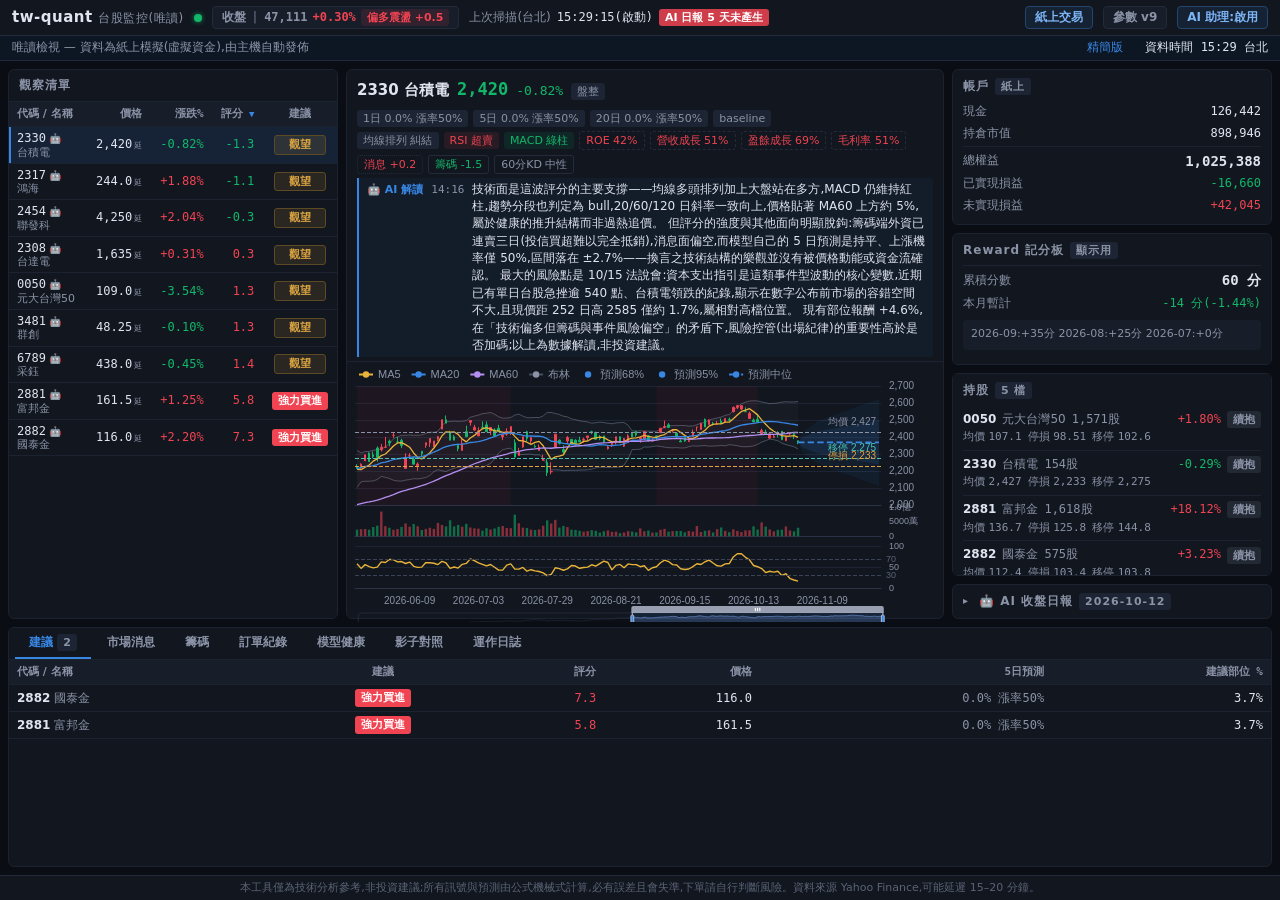
<file: index.html>
<!DOCTYPE html>
<html lang="zh-Hant">
<head>
<meta charset="utf-8">
<meta name="viewport" content="width=device-width, initial-scale=1">
<title>tw-quant 台股監控(唯讀)</title>
<link rel="stylesheet" href="./app.css?v=20260906a">
</head>
<body>

<!-- ======================= Top status bar (read-only: no action buttons) ======================= -->
<header id="topbar">
  <div class="brand">tw-quant <span class="brand-sub">台股監控(唯讀)</span></div>

  <span id="conn-dot" class="conn-dot" title="資料載入狀態"></span>

  <span id="market-badge" class="badge gray">
    <span id="market-label">—</span>
    <span class="sep">|</span>
    <span class="num" id="market-index">—</span>
    <span class="num" id="market-pct">—</span>
    <span id="market-regime" class="mini-chip"></span>
  </span>

  <span class="engine-status">
    <span class="dim">上次掃描(台北)</span> <span class="num" id="last-scan">—</span>
    <span id="health-chips" class="chip-row"></span>
  </span>

  <span class="spacer"></span>

  <span id="kill-badge" class="badge kill hidden">KILL 已啟動 — 下單全面封鎖</span>
  <span id="mode-badge" class="badge blue">—</span>
  <span id="params-badge" class="badge gray" title="目前策略參數版本">參數 v—</span>
  <span id="ai-badge" class="badge gray hidden">AI 助理:—</span>
</header>

<!-- ======================= Read-only banner ======================= -->
<div id="viewer-banner">唯讀檢視 — 資料為紙上模擬(虛擬資金),由主機自動發佈
  <span class="spacer"></span>
  <a href="./simple.html" id="viewer-simple-link" title="單頁文字摘要,適合手機快速瀏覽">精簡版</a>
  <span id="viewer-generated" class="num">資料時間 — 台北</span>
</div>

<!-- ======================= Main 3-column layout ======================= -->
<main id="layout">

  <!-- Left: watchlist -->
  <aside id="watchlist-panel" class="panel">
    <div class="panel-title">觀察清單</div>
    <div class="tbl-wrap">
      <table class="tbl" id="watchlist-table">
        <thead>
          <tr>
            <th>代碼 / 名稱</th>
            <th class="r sortable" data-sort="price">價格</th>
            <th class="r sortable" data-sort="pct">漲跌%</th>
            <th class="r sortable" data-sort="total">評分</th>
            <th class="c">建議</th>
          </tr>
        </thead>
        <tbody id="watchlist-body">
          <tr><td colspan="5" class="empty-cell">載入中…</td></tr>
        </tbody>
      </table>
    </div>
  </aside>

  <!-- Center: chart -->
  <section id="chart-panel" class="panel">
    <div id="chart-head">
      <div class="chart-title-row">
        <span id="sym-title">—</span>
        <span class="num big" id="sym-price">—</span>
        <span class="num" id="sym-pct">—</span>
        <span id="sym-regime" class="mini-chip"></span>
        <span class="spacer"></span>
        <span id="forecast-chips" class="chip-row"></span>
      </div>
      <div id="signal-chips" class="chip-row"></div>
      <div id="ai-note" class="ai-note hidden"></div>
    </div>
    <div id="main-chart">
      <div id="chart-placeholder" class="empty-state">尚未選擇股票</div>
    </div>
    <div id="subtabs">
      <button class="subtab active" data-tab="RSI">RSI</button>
      <button class="subtab" data-tab="MACD">MACD</button>
      <button class="subtab" data-tab="KD">KD</button>
    </div>
  </section>

  <!-- Right: account / positions (display only — no order card) -->
  <aside id="right-panel">
    <div class="card" id="account-card">
      <div class="card-title">帳戶 <span id="acct-mode" class="mini-chip"></span></div>
      <div class="kv"><span>現金</span><span class="num" id="acct-cash">—</span></div>
      <div class="kv"><span>持倉市值</span><span class="num" id="acct-value">—</span></div>
      <div class="kv strong"><span>總權益</span><span class="num" id="acct-equity">—</span></div>
      <div class="kv"><span>已實現損益</span><span class="num" id="acct-realized">—</span></div>
      <div class="kv"><span>未實現損益</span><span class="num" id="acct-unrealized">—</span></div>
    </div>

    <div class="card" id="reward-card" style="display:none">
      <div class="card-title">Reward 記分板 <span class="mini-chip" title="遊戲化對照用,任何交易決策都不讀它">顯示用</span></div>
      <div class="kv strong"><span>累積分數</span><span class="num" id="reward-total">—</span></div>
      <div class="kv"><span>本月暫計</span><span class="num" id="reward-month">—</span></div>
      <div id="reward-history" class="order-est"></div>
    </div>

    <div class="card grow" id="positions-card">
      <div class="card-title">持股 <span id="pos-count" class="mini-chip"></span></div>
      <div id="positions-list">
        <div class="empty-state small">目前無持股</div>
      </div>
    </div>

    <div class="card" id="ai-report-card">
      <div class="card-title" id="ai-report-toggle" title="收盤後由 AI 產生的當日總結,僅供參考,非投資建議">
        <span id="ai-report-caret" class="dim">▸</span>
        🤖 AI 收盤日報
        <span id="ai-report-date" class="mini-chip hidden"></span>
      </div>
      <div id="ai-report-body" class="hidden">
        <div id="ai-report-meta" class="dim"></div>
        <div id="ai-report-content" class="ai-md">
          <div class="empty-state small">收盤後自動產生</div>
        </div>
      </div>
    </div>
  </aside>
</main>

<!-- ============ Bottom tabs (read-only; 運作日誌 shows the baked event feed) ============ -->
<section id="bottom-panel" class="panel">
  <nav id="bottom-tabs">
    <button class="btab active" data-tab="recs">建議 <span id="recs-count" class="mini-chip"></span></button>
    <button class="btab" data-tab="news">市場消息</button>
    <button class="btab" data-tab="chips">籌碼</button>
    <button class="btab" data-tab="orders">訂單紀錄</button>
    <button class="btab" data-tab="health">模型健康</button>
    <button class="btab" data-tab="shadow">影子對照</button>
    <button class="btab" data-tab="logs">運作日誌</button>
  </nav>

  <div id="tab-recs" class="tab-pane active">
    <div class="tbl-wrap">
      <table class="tbl">
        <thead>
          <tr><th>代碼 / 名稱</th><th class="c">建議</th><th class="r">評分</th><th class="r">價格</th>
              <th class="r">5日預測</th><th class="r" title="建議金額佔總權益的百分比——換算成你自己的本金即可參考">建議部位 %</th></tr>
        </thead>
        <tbody id="recs-body"><tr><td colspan="6" class="empty-cell">載入中…</td></tr></tbody>
      </table>
    </div>
  </div>

  <div id="tab-news" class="tab-pane">
    <div id="news-head">
      <span id="news-symbol">—</span>
      <span id="news-score" class="mini-chip">消息面評分 +0.0</span>
      <span class="spacer"></span>
      <span class="news-caption">標題級詞典計分,僅供提示,不構成訊號;不納入回測。</span>
    </div>
    <div id="news-list">
      <div class="empty-state small">暫無相關新聞或尚未載入</div>
    </div>
  </div>

  <div id="tab-chips" class="tab-pane">
    <div id="chips-head">
      <span id="chips-symbol">—</span>
      <span id="chips-score" class="mini-chip">籌碼面評分 +0.0</span>
      <span id="chips-signals" class="chip-row"></span>
      <span class="spacer"></span>
      <span class="chips-caption">單位:張・資料來源 TWSE T86(收盤後公布,盤中顯示為前一交易日);僅供參考。</span>
    </div>
    <div class="tbl-wrap">
      <table class="tbl">
        <thead>
          <tr><th>日期</th><th class="r">外資</th><th class="r">投信</th><th class="r">自營</th><th class="r">合計</th></tr>
        </thead>
        <tbody id="chips-body"><tr><td colspan="5" class="empty-cell">暫無籌碼資料(上櫃股票或資料尚未回填)</td></tr></tbody>
      </table>
    </div>
  </div>

  <div id="tab-orders" class="tab-pane">
    <div class="tbl-wrap">
      <table class="tbl">
        <thead>
          <tr><th>時間</th><th>代碼 / 名稱</th><th class="c">方向</th><th class="r">股數</th>
              <th class="r">成交價</th><th class="r">手續費</th><th class="r">稅</th>
              <th class="r">損益</th><th class="c">狀態</th><th class="c">模式</th></tr>
        </thead>
        <tbody id="orders-body"><tr><td colspan="10" class="empty-cell">尚無訂單</td></tr></tbody>
      </table>
    </div>
  </div>

  <div id="tab-health" class="tab-pane">
    <div id="health-top">
      <span id="health-brief" class="dim"></span>
      <span id="health-champion" class="chip-row"></span>
      <span class="spacer"></span>
      <span id="active-version" class="mini-chip"></span>
    </div>
    <div id="health-empty" class="empty-state hidden">資料累積中 — 預測需等到期兌現後才有誤差統計,第一天沒有資料是正常狀態。</div>
    <div id="health-charts">
      <div class="health-chart-box">
        <div class="chart-caption">每週平均絕對誤差 MAE(依模型 × 天期)</div>
        <div id="mae-chart"></div>
      </div>
      <div class="health-chart-box">
        <div class="chart-caption">每週方向命中率(依模型 × 天期)</div>
        <div id="hit-chart"></div>
      </div>
    </div>
    <div class="chart-caption" style="margin-top:8px">調參歷史(僅樣本外驗證更好才採用;高亮列 = 已採用)</div>
    <div class="tbl-wrap params-wrap">
      <table class="tbl">
        <thead>
          <tr><th>時間</th><th class="r">版本</th><th class="c">採用</th><th class="r">訓練指標</th>
              <th class="r">驗證指標</th><th class="r">冠軍指標</th><th>原因 / 參數摘要</th></tr>
        </thead>
        <tbody id="params-body"><tr><td colspan="7" class="empty-cell">尚無調參紀錄</td></tr></tbody>
      </table>
    </div>
  </div>

  <div id="tab-shadow" class="tab-pane">
    <div id="shadow-top">
      <span id="shadow-brief" class="dim"></span>
      <span class="spacer"></span>
      <span id="shadow-progress" class="mini-chip"></span>
      <span id="shadow-stale" class="mini-chip warn hidden" title="面板資料與影子帳最新狀態不一致,背景重烤中">更新中…</span>
    </div>
    <div id="shadow-warn" class="empty-state small hidden"></div>
    <div id="shadow-verdict" class="empty-state hidden"></div>
    <div id="shadow-empty" class="empty-state">載入中…(若持續空白,請重新整理頁面)</div>
    <div id="shadow-content" class="hidden">
      <div id="shadow-legs" class="chip-row"></div>
      <div class="health-chart-box">
        <div class="chart-caption">A(現任)vs B(候選)權益曲線 — 窗內逐日,基準=首行帳(與凍結報酬腿同口徑)</div>
        <div id="shadow-chart"></div>
      </div>
      <div class="chart-caption" style="margin-top:8px">每日帳</div>
      <div class="tbl-wrap shadow-wrap">
        <table class="tbl">
          <thead><tr><th>日期</th><th class="r">A 權益</th><th class="r">B 權益</th>
            <th class="r">A 累計%</th><th class="r">B 累計%</th>
            <th class="r">差距 B−A(pp)</th><th class="r">當日變化(pp)</th><th class="r">B 平倉數</th></tr></thead>
          <tbody id="shadow-rows-body"></tbody>
        </table>
      </div>
      <div class="chart-caption" style="margin-top:8px">未平倉部位與出場線距離(唯讀重算;距停損/距移停=現價高於該出場線的百分比,越小越接近出場)</div>
      <div class="tbl-wrap shadow-wrap">
        <table class="tbl">
          <thead><tr><th class="c">帳</th><th>代碼</th><th class="r">股數</th><th class="r">均價</th>
            <th class="r">現價</th><th class="r">持倉齡(日)</th><th class="r">報酬%</th>
            <th class="r">距停損%</th><th class="r">距移停%</th></tr></thead>
          <tbody id="shadow-holdings-body"><tr><td colspan="9" class="empty-cell">—</td></tr></tbody>
        </table>
      </div>
      <div class="chart-caption" style="margin-top:8px">窗內交易(自封存帳決定性重算)</div>
      <div class="tbl-wrap shadow-wrap">
        <table class="tbl">
          <thead><tr><th class="c">帳</th><th>日期</th><th>代碼</th><th class="c">方向</th>
            <th class="r">價格</th><th class="r">股數</th><th>備註</th></tr></thead>
          <tbody id="shadow-trades-body"><tr><td colspan="7" class="empty-cell">窗內尚無交易</td></tr></tbody>
        </table>
      </div>
      <div class="chart-caption" style="margin-top:8px">基因組對照(高亮列=兩臂不同)</div>
      <div class="tbl-wrap shadow-wrap">
        <table class="tbl">
          <thead><tr><th>基因</th><th class="r">A 現任</th><th class="r">B 候選</th></tr></thead>
          <tbody id="shadow-genes-body"></tbody>
        </table>
      </div>
      <div class="news-caption" style="margin-top:8px">
        影子對照與生產帳完全隔離:兩臂都是 worldsim 紙上模擬(M3 摩擦),讀的是凍結封存帳,任何人都改不了參數。
        四腿為凍結結案判準,達 ≥60 交易日且 B 平倉 ≥10(或 120 日硬上限)自動裁決;初期腿未過屬預期,以結案為準。非投資建議。
      </div>
    </div>
  </div>

  <div id="tab-logs" class="tab-pane">
    <div id="event-feed"><div class="empty-state small">等待事件…</div></div>
  </div>
</section>

<!-- ======================= Fixed footer disclaimer ======================= -->
<footer id="disclaimer">本工具僅為技術分析參考,非投資建議。</footer>

<div id="toasts"></div>

<!-- ECharts: local vendor only — the read-only build never loads external origins -->
<script src="./vendor/echarts.min.js"></script>
<script>window.TWQ_VIEWER = true;</script>
<script src="./app.js?v=20260906a" defer></script>
</body>
</html>
</file>
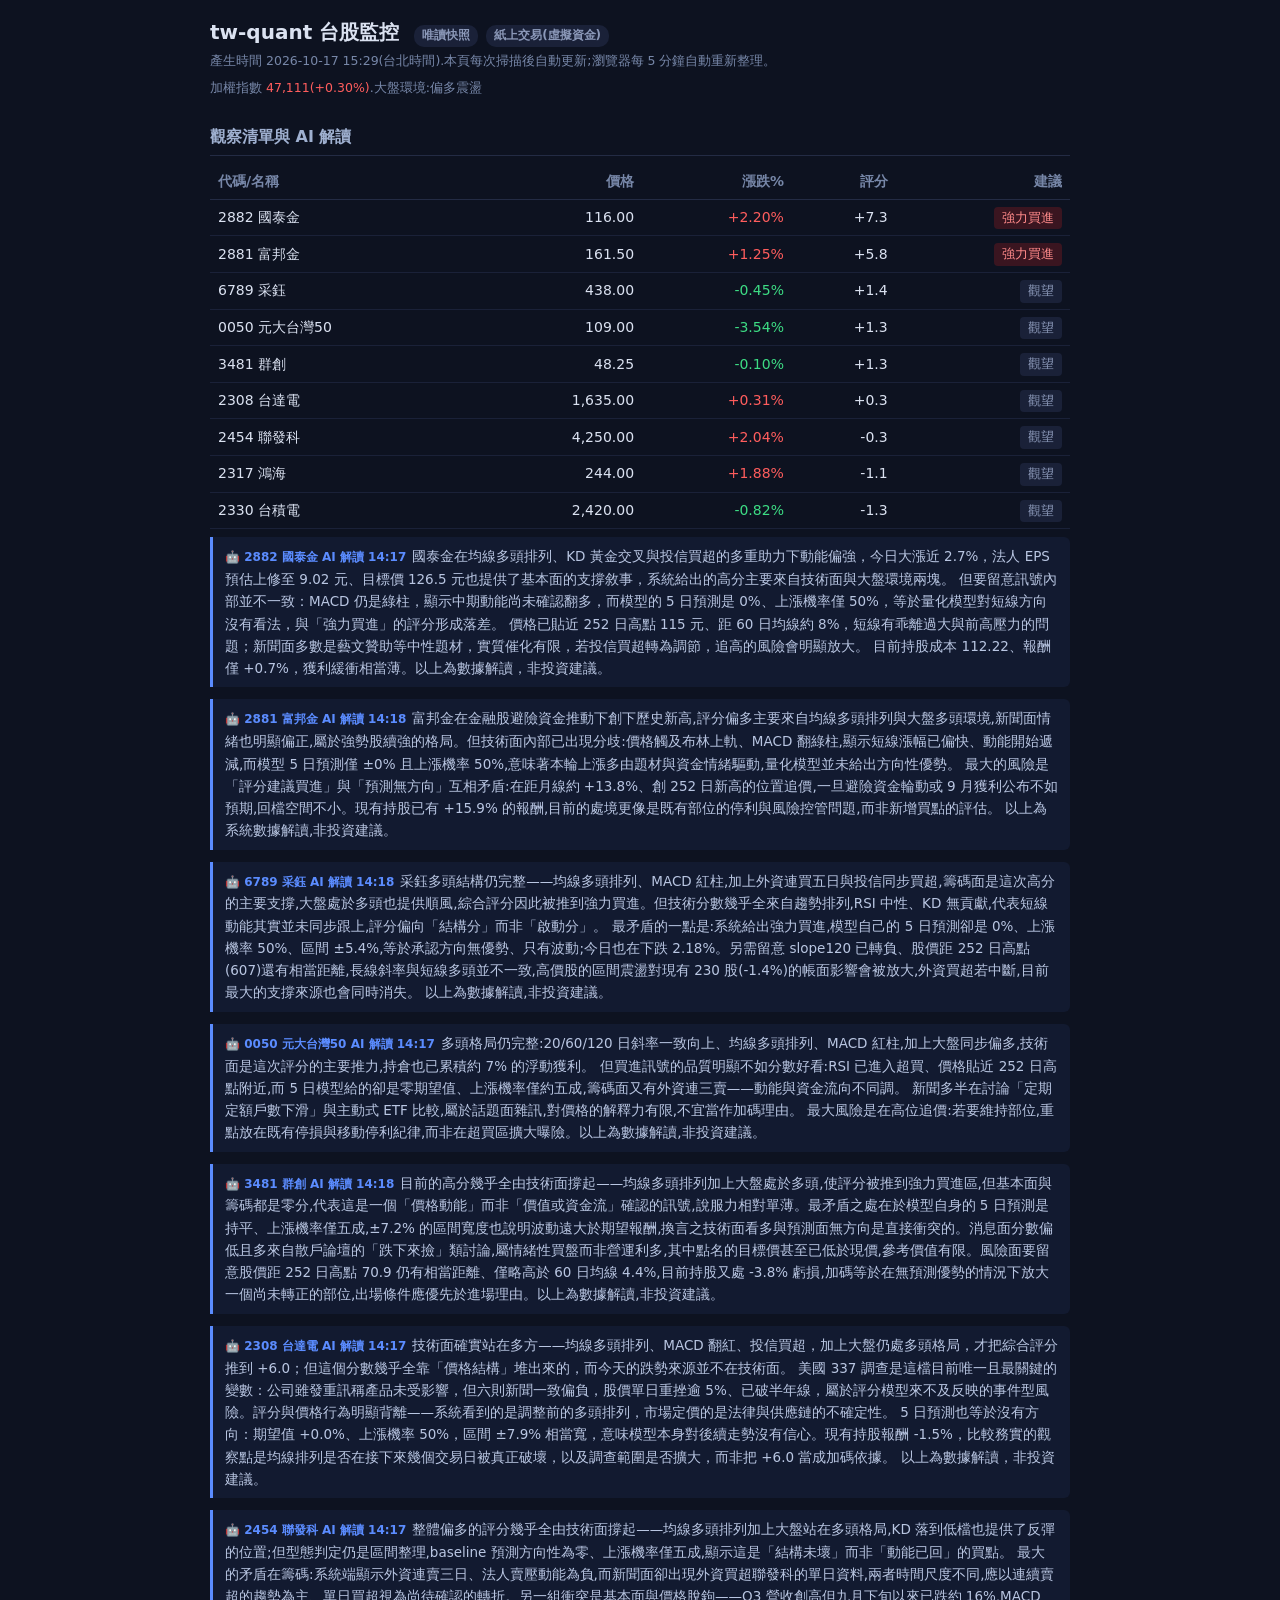
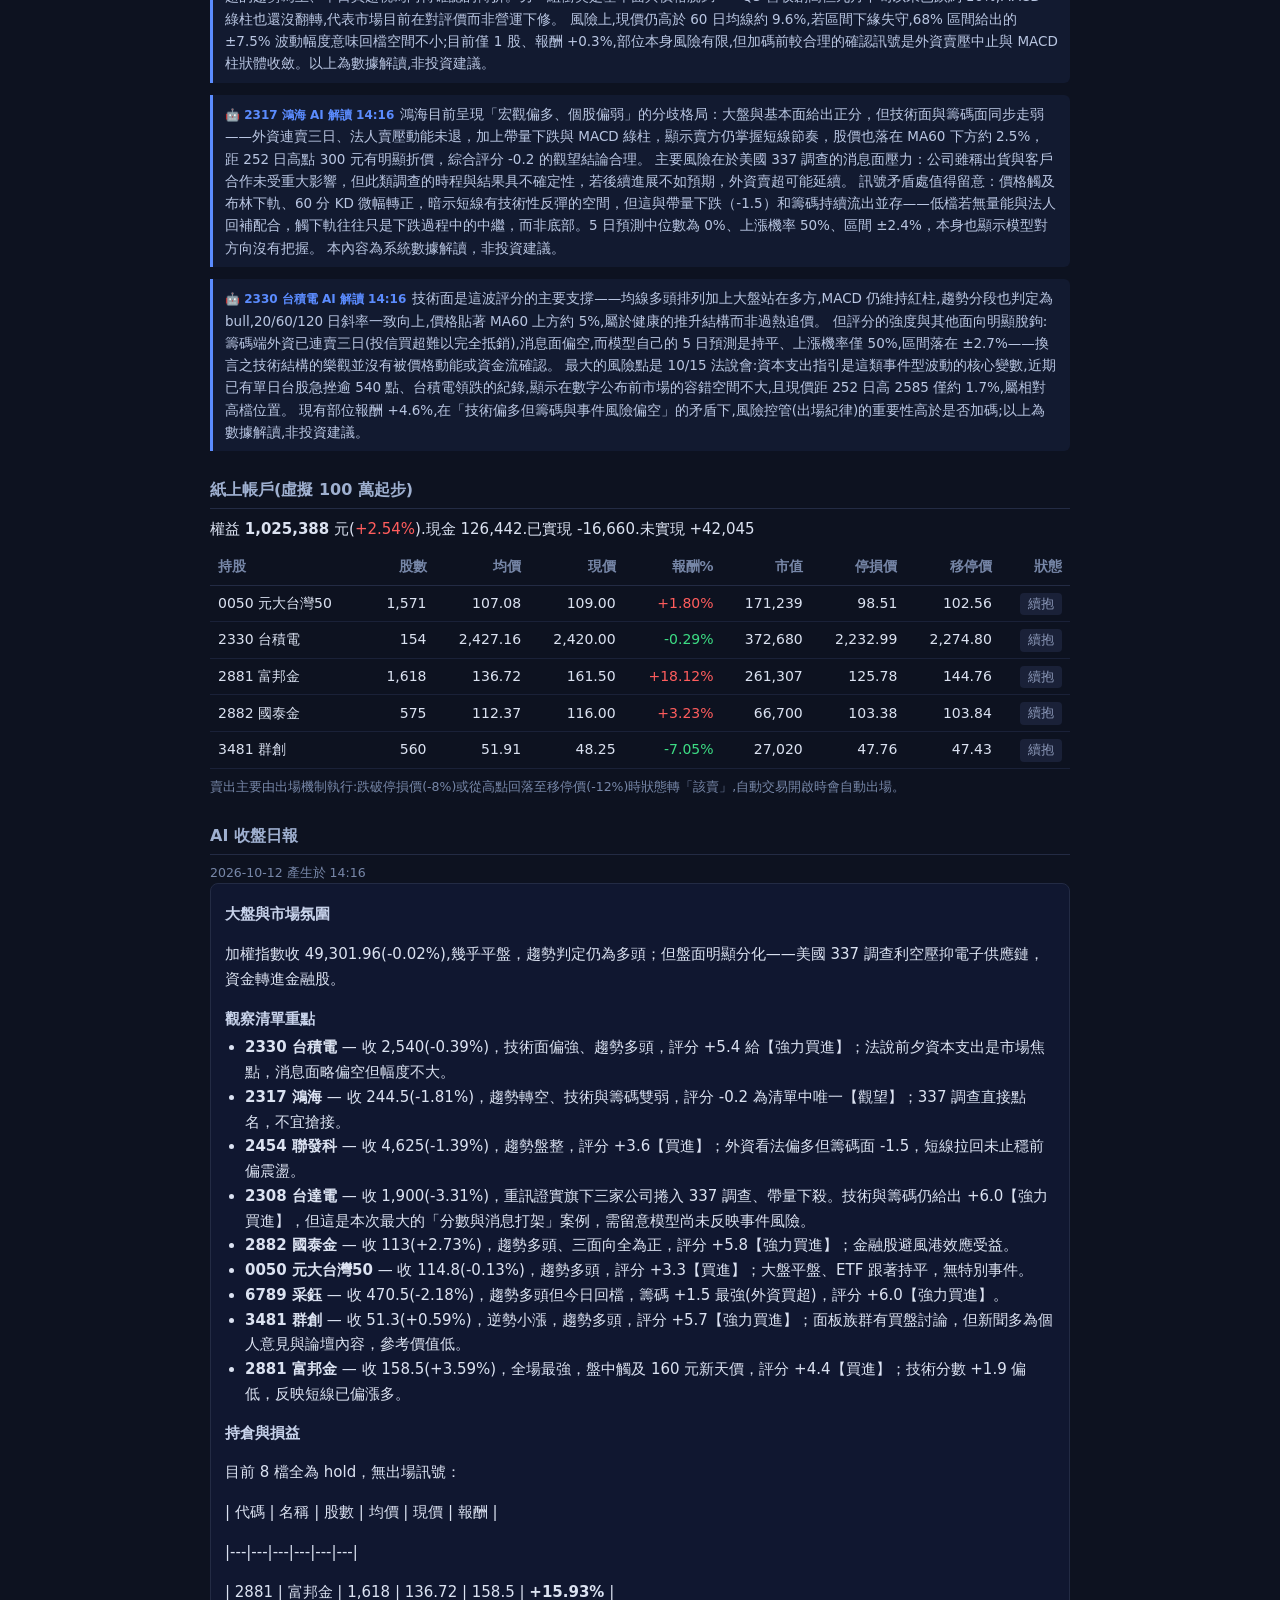
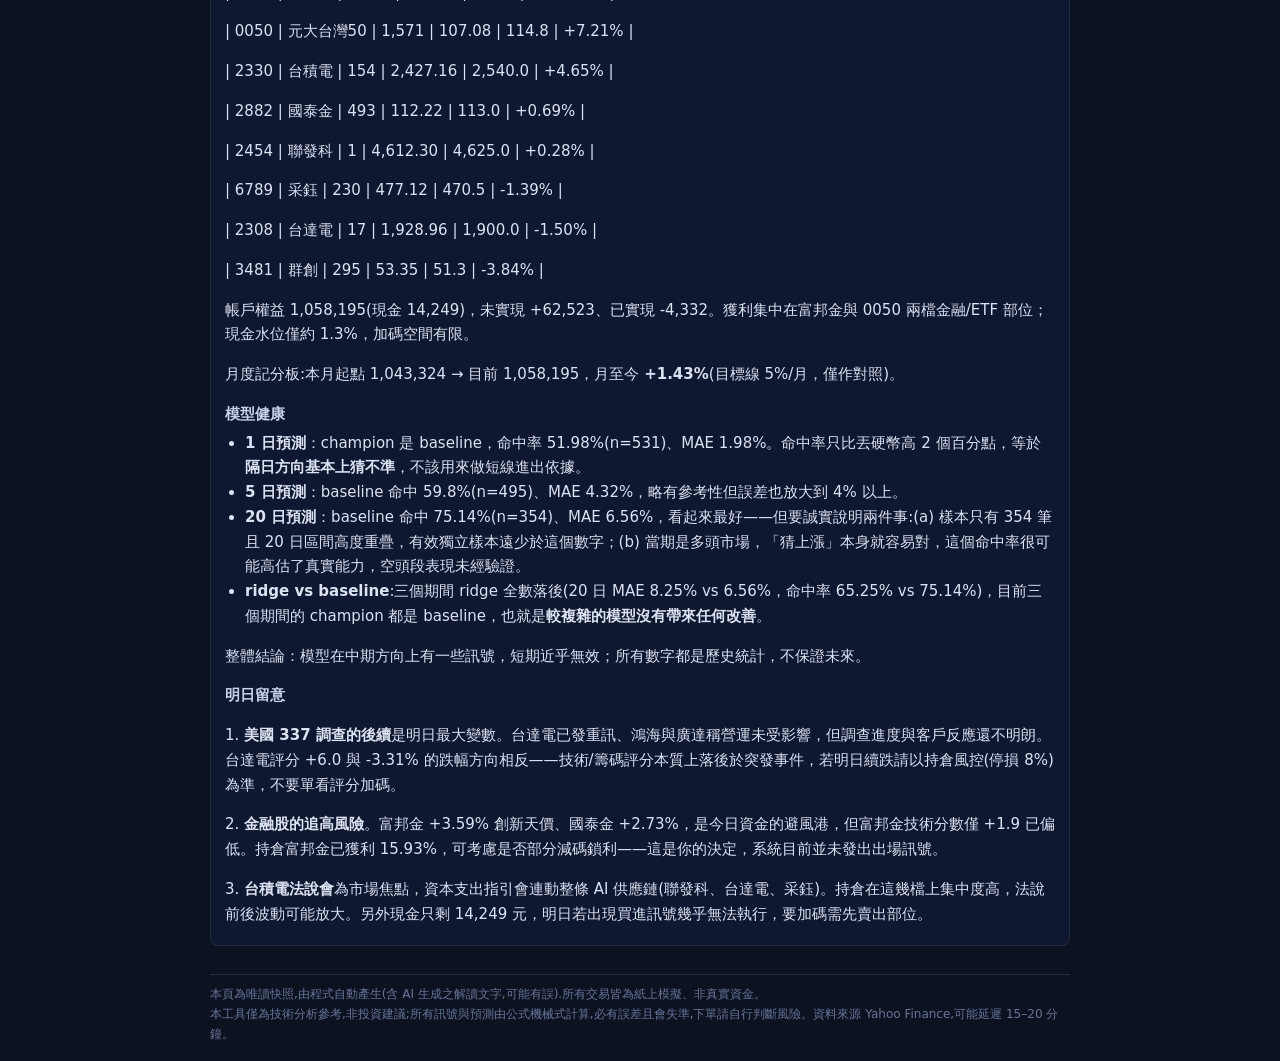
<file: simple.html>
<!DOCTYPE html><html lang='zh-Hant'><head><meta charset='utf-8'><meta name='viewport' content='width=device-width,initial-scale=1'><meta http-equiv='refresh' content='300'><title>tw-quant 家用唯讀快照</title><style>
:root{color-scheme:dark}
body{margin:0;padding:16px;background:#0d1220;color:#dbe2f1;
  font:15px/1.65 "Microsoft JhengHei","PingFang TC",system-ui,sans-serif}
.wrap{max-width:860px;margin:0 auto}
h1{font-size:20px;margin:0 0 2px}
h2{font-size:16px;margin:26px 0 8px;color:#9fb0d0;border-bottom:1px solid #232b44;padding-bottom:4px}
h3,h4{margin:14px 0 4px;color:#c7d2ea}
.meta{color:#7787a8;font-size:12.5px}
table{width:100%;border-collapse:collapse;margin:8px 0;font-size:14px}
th{color:#7787a8;font-weight:600;text-align:right;padding:6px 8px;border-bottom:1px solid #232b44}
td{padding:6px 8px;text-align:right;border-bottom:1px solid #1a2138}
th:first-child,td:first-child{text-align:left}
.up{color:#ff5d5d}.down{color:#3ddc84}.flat{color:#8b98b8}
.rec{display:inline-block;padding:1px 8px;border-radius:4px;font-size:12.5px}
.rec.buy{background:#3a1520;color:#ff8a8a}.rec.sell{background:#0f2b1d;color:#5fe3a1}
.rec.hold{background:#1a2138;color:#8b98b8}
.ai{margin:2px 0 12px;padding:8px 12px;background:#121a30;border-left:3px solid #5b8cff;
  border-radius:0 6px 6px 0;font-size:13.5px;color:#b9c6e2}
.ai .t{color:#5b8cff;font-weight:600;font-size:12px;margin-right:6px}
.report{padding:4px 14px;background:#101730;border:1px solid #232b44;border-radius:8px}
.report ul{margin:4px 0;padding-left:20px}
.foot{margin-top:28px;padding-top:10px;border-top:1px solid #232b44;color:#66759a;font-size:12px}
.badge{display:inline-block;padding:1px 8px;border-radius:10px;background:#1a2138;
  color:#8b98b8;font-size:12px;margin-left:8px}
</style></head><body><div class='wrap'><h1>tw-quant 台股監控 <span class='badge'>唯讀快照</span><span class='badge'>紙上交易(虛擬資金)</span></h1><div class='meta'>產生時間 2026-10-17 15:29(台北時間).本頁每次掃描後自動更新;瀏覽器每 5 分鐘自動重新整理。</div><div class='meta' style='margin-top:6px'>加權指數 <span class='up'>47,111(+0.30%)</span>.大盤環境:偏多震盪</div><h2>觀察清單與 AI 解讀</h2><table><tr><th>代碼/名稱</th><th>價格</th><th>漲跌%</th><th>評分</th><th>建議</th></tr><tr><td>2882 國泰金</td><td>116.00</td><td class='up'>+2.20%</td><td>+7.3</td><td><span class='rec buy'>強力買進</span></td></tr><tr><td>2881 富邦金</td><td>161.50</td><td class='up'>+1.25%</td><td>+5.8</td><td><span class='rec buy'>強力買進</span></td></tr><tr><td>6789 采鈺</td><td>438.00</td><td class='down'>-0.45%</td><td>+1.4</td><td><span class='rec hold'>觀望</span></td></tr><tr><td>0050 元大台灣50</td><td>109.00</td><td class='down'>-3.54%</td><td>+1.3</td><td><span class='rec hold'>觀望</span></td></tr><tr><td>3481 群創</td><td>48.25</td><td class='down'>-0.10%</td><td>+1.3</td><td><span class='rec hold'>觀望</span></td></tr><tr><td>2308 台達電</td><td>1,635.00</td><td class='up'>+0.31%</td><td>+0.3</td><td><span class='rec hold'>觀望</span></td></tr><tr><td>2454 聯發科</td><td>4,250.00</td><td class='up'>+2.04%</td><td>-0.3</td><td><span class='rec hold'>觀望</span></td></tr><tr><td>2317 鴻海</td><td>244.00</td><td class='up'>+1.88%</td><td>-1.1</td><td><span class='rec hold'>觀望</span></td></tr><tr><td>2330 台積電</td><td>2,420.00</td><td class='down'>-0.82%</td><td>-1.3</td><td><span class='rec hold'>觀望</span></td></tr></table><div class='ai'><span class='t'>🤖 2882 國泰金 AI 解讀 14:17</span>國泰金在均線多頭排列、KD 黃金交叉與投信買超的多重助力下動能偏強，今日大漲近 2.7%，法人 EPS 預估上修至 9.02 元、目標價 126.5 元也提供了基本面的支撐敘事，系統給出的高分主要來自技術面與大盤環境兩塊。

但要留意訊號內部並不一致：MACD 仍是綠柱，顯示中期動能尚未確認翻多，而模型的 5 日預測是 0%、上漲機率僅 50%，等於量化模型對短線方向沒有看法，與「強力買進」的評分形成落差。

價格已貼近 252 日高點 115 元、距 60 日均線約 8%，短線有乖離過大與前高壓力的問題；新聞面多數是藝文贊助等中性題材，實質催化有限，若投信買超轉為調節，追高的風險會明顯放大。

目前持股成本 112.22、報酬僅 +0.7%，獲利緩衝相當薄。以上為數據解讀，非投資建議。</div><div class='ai'><span class='t'>🤖 2881 富邦金 AI 解讀 14:18</span>富邦金在金融股避險資金推動下創下歷史新高,評分偏多主要來自均線多頭排列與大盤多頭環境,新聞面情緒也明顯偏正,屬於強勢股續強的格局。但技術面內部已出現分歧:價格觸及布林上軌、MACD 翻綠柱,顯示短線漲幅已偏快、動能開始遞減,而模型 5 日預測僅 ±0% 且上漲機率 50%,意味著本輪上漲多由題材與資金情緒驅動,量化模型並未給出方向性優勢。

最大的風險是「評分建議買進」與「預測無方向」互相矛盾:在距月線約 +13.8%、創 252 日新高的位置追價,一旦避險資金輪動或 9 月獲利公布不如預期,回檔空間不小。現有持股已有 +15.9% 的報酬,目前的處境更像是既有部位的停利與風險控管問題,而非新增買點的評估。

以上為系統數據解讀,非投資建議。</div><div class='ai'><span class='t'>🤖 6789 采鈺 AI 解讀 14:18</span>采鈺多頭結構仍完整——均線多頭排列、MACD 紅柱,加上外資連買五日與投信同步買超,籌碼面是這次高分的主要支撐,大盤處於多頭也提供順風,綜合評分因此被推到強力買進。但技術分數幾乎全來自趨勢排列,RSI 中性、KD 無貢獻,代表短線動能其實並未同步跟上,評分偏向「結構分」而非「啟動分」。

最矛盾的一點是:系統給出強力買進,模型自己的 5 日預測卻是 0%、上漲機率 50%、區間 ±5.4%,等於承認方向無優勢、只有波動;今日也在下跌 2.18%。另需留意 slope120 已轉負、股價距 252 日高點(607)還有相當距離,長線斜率與短線多頭並不一致,高價股的區間震盪對現有 230 股(-1.4%)的帳面影響會被放大,外資買超若中斷,目前最大的支撐來源也會同時消失。

以上為數據解讀,非投資建議。</div><div class='ai'><span class='t'>🤖 0050 元大台灣50 AI 解讀 14:17</span>多頭格局仍完整:20/60/120 日斜率一致向上、均線多頭排列、MACD 紅柱,加上大盤同步偏多,技術面是這次評分的主要推力,持倉也已累積約 7% 的浮動獲利。

但買進訊號的品質明顯不如分數好看:RSI 已進入超買、價格貼近 252 日高點附近,而 5 日模型給的卻是零期望值、上漲機率僅約五成,籌碼面又有外資連三賣——動能與資金流向不同調。

新聞多半在討論「定期定額戶數下滑」與主動式 ETF 比較,屬於話題面雜訊,對價格的解釋力有限,不宜當作加碼理由。

最大風險是在高位追價:若要維持部位,重點放在既有停損與移動停利紀律,而非在超買區擴大曝險。以上為數據解讀,非投資建議。</div><div class='ai'><span class='t'>🤖 3481 群創 AI 解讀 14:18</span>目前的高分幾乎全由技術面撐起——均線多頭排列加上大盤處於多頭,使評分被推到強力買進區,但基本面與籌碼都是零分,代表這是一個「價格動能」而非「價值或資金流」確認的訊號,說服力相對單薄。最矛盾之處在於模型自身的 5 日預測是持平、上漲機率僅五成,±7.2% 的區間寬度也說明波動遠大於期望報酬,換言之技術面看多與預測面無方向是直接衝突的。消息面分數偏低且多來自散戶論壇的「跌下來撿」類討論,屬情緒性買盤而非營運利多,其中點名的目標價甚至已低於現價,參考價值有限。風險面要留意股價距 252 日高點 70.9 仍有相當距離、僅略高於 60 日均線 4.4%,目前持股又處 -3.8% 虧損,加碼等於在無預測優勢的情況下放大一個尚未轉正的部位,出場條件應優先於進場理由。以上為數據解讀,非投資建議。</div><div class='ai'><span class='t'>🤖 2308 台達電 AI 解讀 14:17</span>技術面確實站在多方——均線多頭排列、MACD 翻紅、投信買超，加上大盤仍處多頭格局，才把綜合評分推到 +6.0；但這個分數幾乎全靠「價格結構」堆出來的，而今天的跌勢來源並不在技術面。

美國 337 調查是這檔目前唯一且最關鍵的變數：公司雖發重訊稱產品未受影響，但六則新聞一致偏負，股價單日重挫逾 5%、已破半年線，屬於評分模型來不及反映的事件型風險。評分與價格行為明顯背離——系統看到的是調整前的多頭排列，市場定價的是法律與供應鏈的不確定性。

5 日預測也等於沒有方向：期望值 +0.0%、上漲機率 50%，區間 ±7.9% 相當寬，意味模型本身對後續走勢沒有信心。現有持股報酬 -1.5%，比較務實的觀察點是均線排列是否在接下來幾個交易日被真正破壞，以及調查範圍是否擴大，而非把 +6.0 當成加碼依據。

以上為數據解讀，非投資建議。</div><div class='ai'><span class='t'>🤖 2454 聯發科 AI 解讀 14:17</span>整體偏多的評分幾乎全由技術面撐起——均線多頭排列加上大盤站在多頭格局,KD 落到低檔也提供了反彈的位置;但型態判定仍是區間整理,baseline 預測方向性為零、上漲機率僅五成,顯示這是「結構未壞」而非「動能已回」的買點。

最大的矛盾在籌碼:系統端顯示外資連賣三日、法人賣壓動能為負,而新聞面卻出現外資買超聯發科的單日資料,兩者時間尺度不同,應以連續賣超的趨勢為主、單日買超視為尚待確認的轉折。另一組衝突是基本面與價格脫鉤——Q3 營收創高但九月下旬以來已跌約 16%,MACD 綠柱也還沒翻轉,代表市場目前在對評價而非營運下修。

風險上,現價仍高於 60 日均線約 9.6%,若區間下緣失守,68% 區間給出的 ±7.5% 波動幅度意味回檔空間不小;目前僅 1 股、報酬 +0.3%,部位本身風險有限,但加碼前較合理的確認訊號是外資賣壓中止與 MACD 柱狀體收斂。以上為數據解讀,非投資建議。</div><div class='ai'><span class='t'>🤖 2317 鴻海 AI 解讀 14:16</span>鴻海目前呈現「宏觀偏多、個股偏弱」的分歧格局：大盤與基本面給出正分，但技術面與籌碼面同步走弱——外資連賣三日、法人賣壓動能未退，加上帶量下跌與 MACD 綠柱，顯示賣方仍掌握短線節奏，股價也落在 MA60 下方約 2.5%，距 252 日高點 300 元有明顯折價，綜合評分 -0.2 的觀望結論合理。

主要風險在於美國 337 調查的消息面壓力：公司雖稱出貨與客戶合作未受重大影響，但此類調查的時程與結果具不確定性，若後續進展不如預期，外資賣超可能延續。

訊號矛盾處值得留意：價格觸及布林下軌、60 分 KD 微幅轉正，暗示短線有技術性反彈的空間，但這與帶量下跌（-1.5）和籌碼持續流出並存——低檔若無量能與法人回補配合，觸下軌往往只是下跌過程中的中繼，而非底部。5 日預測中位數為 0%、上漲機率 50%、區間 ±2.4%，本身也顯示模型對方向沒有把握。

本內容為系統數據解讀，非投資建議。</div><div class='ai'><span class='t'>🤖 2330 台積電 AI 解讀 14:16</span>技術面是這波評分的主要支撐——均線多頭排列加上大盤站在多方,MACD 仍維持紅柱,趨勢分段也判定為 bull,20/60/120 日斜率一致向上,價格貼著 MA60 上方約 5%,屬於健康的推升結構而非過熱追價。

但評分的強度與其他面向明顯脫鉤:籌碼端外資已連賣三日(投信買超難以完全抵銷),消息面偏空,而模型自己的 5 日預測是持平、上漲機率僅 50%,區間落在 ±2.7%——換言之技術結構的樂觀並沒有被價格動能或資金流確認。

最大的風險點是 10/15 法說會:資本支出指引是這類事件型波動的核心變數,近期已有單日台股急挫逾 540 點、台積電領跌的紀錄,顯示在數字公布前市場的容錯空間不大,且現價距 252 日高 2585 僅約 1.7%,屬相對高檔位置。

現有部位報酬 +4.6%,在「技術偏多但籌碼與事件風險偏空」的矛盾下,風險控管(出場紀律)的重要性高於是否加碼;以上為數據解讀,非投資建議。</div><h2>紙上帳戶(虛擬 100 萬起步)</h2><div>權益 <b>1,025,388</b> 元(<span class='up'>+2.54%</span>).現金 126,442.已實現 -16,660.未實現 +42,045</div><table><tr><th>持股</th><th>股數</th><th>均價</th><th>現價</th><th>報酬%</th><th>市值</th><th>停損價</th><th>移停價</th><th>狀態</th></tr><tr><td>0050 元大台灣50</td><td>1,571</td><td>107.08</td><td>109.00</td><td class='up'>+1.80%</td><td>171,239</td><td>98.51</td><td>102.56</td><td><span class='rec hold'>續抱</span></td></tr><tr><td>2330 台積電</td><td>154</td><td>2,427.16</td><td>2,420.00</td><td class='down'>-0.29%</td><td>372,680</td><td>2,232.99</td><td>2,274.80</td><td><span class='rec hold'>續抱</span></td></tr><tr><td>2881 富邦金</td><td>1,618</td><td>136.72</td><td>161.50</td><td class='up'>+18.12%</td><td>261,307</td><td>125.78</td><td>144.76</td><td><span class='rec hold'>續抱</span></td></tr><tr><td>2882 國泰金</td><td>575</td><td>112.37</td><td>116.00</td><td class='up'>+3.23%</td><td>66,700</td><td>103.38</td><td>103.84</td><td><span class='rec hold'>續抱</span></td></tr><tr><td>3481 群創</td><td>560</td><td>51.91</td><td>48.25</td><td class='down'>-7.05%</td><td>27,020</td><td>47.76</td><td>47.43</td><td><span class='rec hold'>續抱</span></td></tr></table><div class='meta'>賣出主要由出場機制執行:跌破停損價(-8%)或從高點回落至移停價(-12%)時狀態轉「該賣」,自動交易開啟時會自動出場。</div><h2>AI 收盤日報</h2><div class='meta'>2026-10-12 產生於 14:16</div><div class='report'><h4>大盤與市場氛圍</h4>
<p>加權指數收 49,301.96(-0.02%),幾乎平盤，趨勢判定仍為多頭；但盤面明顯分化——美國 337 調查利空壓抑電子供應鏈，資金轉進金融股。</p>
<h4>觀察清單重點</h4>
<ul>
<li><strong>2330 台積電</strong> — 收 2,540(-0.39%)，技術面偏強、趨勢多頭，評分 +5.4 給【強力買進】；法說前夕資本支出是市場焦點，消息面略偏空但幅度不大。</li>
<li><strong>2317 鴻海</strong> — 收 244.5(-1.81%)，趨勢轉空、技術與籌碼雙弱，評分 -0.2 為清單中唯一【觀望】；337 調查直接點名，不宜搶接。</li>
<li><strong>2454 聯發科</strong> — 收 4,625(-1.39%)，趨勢盤整，評分 +3.6【買進】；外資看法偏多但籌碼面 -1.5，短線拉回未止穩前偏震盪。</li>
<li><strong>2308 台達電</strong> — 收 1,900(-3.31%)，重訊證實旗下三家公司捲入 337 調查、帶量下殺。技術與籌碼仍給出 +6.0【強力買進】，但這是本次最大的「分數與消息打架」案例，需留意模型尚未反映事件風險。</li>
<li><strong>2882 國泰金</strong> — 收 113(+2.73%)，趨勢多頭、三面向全為正，評分 +5.8【強力買進】；金融股避風港效應受益。</li>
<li><strong>0050 元大台灣50</strong> — 收 114.8(-0.13%)，趨勢多頭，評分 +3.3【買進】；大盤平盤、ETF 跟著持平，無特別事件。</li>
<li><strong>6789 采鈺</strong> — 收 470.5(-2.18%)，趨勢多頭但今日回檔，籌碼 +1.5 最強(外資買超)，評分 +6.0【強力買進】。</li>
<li><strong>3481 群創</strong> — 收 51.3(+0.59%)，逆勢小漲，趨勢多頭，評分 +5.7【強力買進】；面板族群有買盤討論，但新聞多為個人意見與論壇內容，參考價值低。</li>
<li><strong>2881 富邦金</strong> — 收 158.5(+3.59%)，全場最強，盤中觸及 160 元新天價，評分 +4.4【買進】；技術分數 +1.9 偏低，反映短線已偏漲多。</li>
</ul>
<h4>持倉與損益</h4>
<p>目前 8 檔全為 hold，無出場訊號：</p>
<p>| 代碼 | 名稱 | 股數 | 均價 | 現價 | 報酬 |</p>
<p>|---|---|---|---|---|---|</p>
<p>| 2881 | 富邦金 | 1,618 | 136.72 | 158.5 | <strong>+15.93%</strong> |</p>
<p>| 0050 | 元大台灣50 | 1,571 | 107.08 | 114.8 | +7.21% |</p>
<p>| 2330 | 台積電 | 154 | 2,427.16 | 2,540.0 | +4.65% |</p>
<p>| 2882 | 國泰金 | 493 | 112.22 | 113.0 | +0.69% |</p>
<p>| 2454 | 聯發科 | 1 | 4,612.30 | 4,625.0 | +0.28% |</p>
<p>| 6789 | 采鈺 | 230 | 477.12 | 470.5 | -1.39% |</p>
<p>| 2308 | 台達電 | 17 | 1,928.96 | 1,900.0 | -1.50% |</p>
<p>| 3481 | 群創 | 295 | 53.35 | 51.3 | -3.84% |</p>
<p>帳戶權益 1,058,195(現金 14,249)，未實現 +62,523、已實現 -4,332。獲利集中在富邦金與 0050 兩檔金融/ETF 部位；現金水位僅約 1.3%，加碼空間有限。</p>
<p>月度記分板:本月起點 1,043,324 → 目前 1,058,195，月至今 <strong>+1.43%</strong>(目標線 5%/月，僅作對照)。</p>
<h4>模型健康</h4>
<ul>
<li><strong>1 日預測</strong>：champion 是 baseline，命中率 51.98%(n=531)、MAE 1.98%。命中率只比丟硬幣高 2 個百分點，等於<strong>隔日方向基本上猜不準</strong>，不該用來做短線進出依據。</li>
<li><strong>5 日預測</strong>：baseline 命中 59.8%(n=495)、MAE 4.32%，略有參考性但誤差也放大到 4% 以上。</li>
<li><strong>20 日預測</strong>：baseline 命中 75.14%(n=354)、MAE 6.56%，看起來最好——但要誠實說明兩件事:(a) 樣本只有 354 筆且 20 日區間高度重疊，有效獨立樣本遠少於這個數字；(b) 當期是多頭市場，「猜上漲」本身就容易對，這個命中率很可能高估了真實能力，空頭段表現未經驗證。</li>
<li><strong>ridge vs baseline</strong>:三個期間 ridge 全數落後(20 日 MAE 8.25% vs 6.56%，命中率 65.25% vs 75.14%)，目前三個期間的 champion 都是 baseline，也就是<strong>較複雜的模型沒有帶來任何改善</strong>。</li>
</ul>
<p>整體結論：模型在中期方向上有一些訊號，短期近乎無效；所有數字都是歷史統計，不保證未來。</p>
<h4>明日留意</h4>
<p>1. <strong>美國 337 調查的後續</strong>是明日最大變數。台達電已發重訊、鴻海與廣達稱營運未受影響，但調查進度與客戶反應還不明朗。台達電評分 +6.0 與 -3.31% 的跌幅方向相反——技術/籌碼評分本質上落後於突發事件，若明日續跌請以持倉風控(停損 8%)為準，不要單看評分加碼。</p>
<p>2. <strong>金融股的追高風險</strong>。富邦金 +3.59% 創新天價、國泰金 +2.73%，是今日資金的避風港，但富邦金技術分數僅 +1.9 已偏低。持倉富邦金已獲利 15.93%，可考慮是否部分減碼鎖利——這是你的決定，系統目前並未發出出場訊號。</p>
<p>3. <strong>台積電法說會</strong>為市場焦點，資本支出指引會連動整條 AI 供應鏈(聯發科、台達電、采鈺)。持倉在這幾檔上集中度高，法說前後波動可能放大。另外現金只剩 14,249 元，明日若出現買進訊號幾乎無法執行，要加碼需先賣出部位。</p></div><div class='foot'>本頁為唯讀快照,由程式自動產生(含 AI 生成之解讀文字,可能有誤).所有交易皆為紙上模擬、非真實資金。<br>本工具僅為技術分析參考,非投資建議;所有訊號與預測由公式機械式計算,必有誤差且會失準,下單請自行判斷風險。資料來源 Yahoo Finance,可能延遲 15–20 分鐘。</div></div></body></html>
</file>
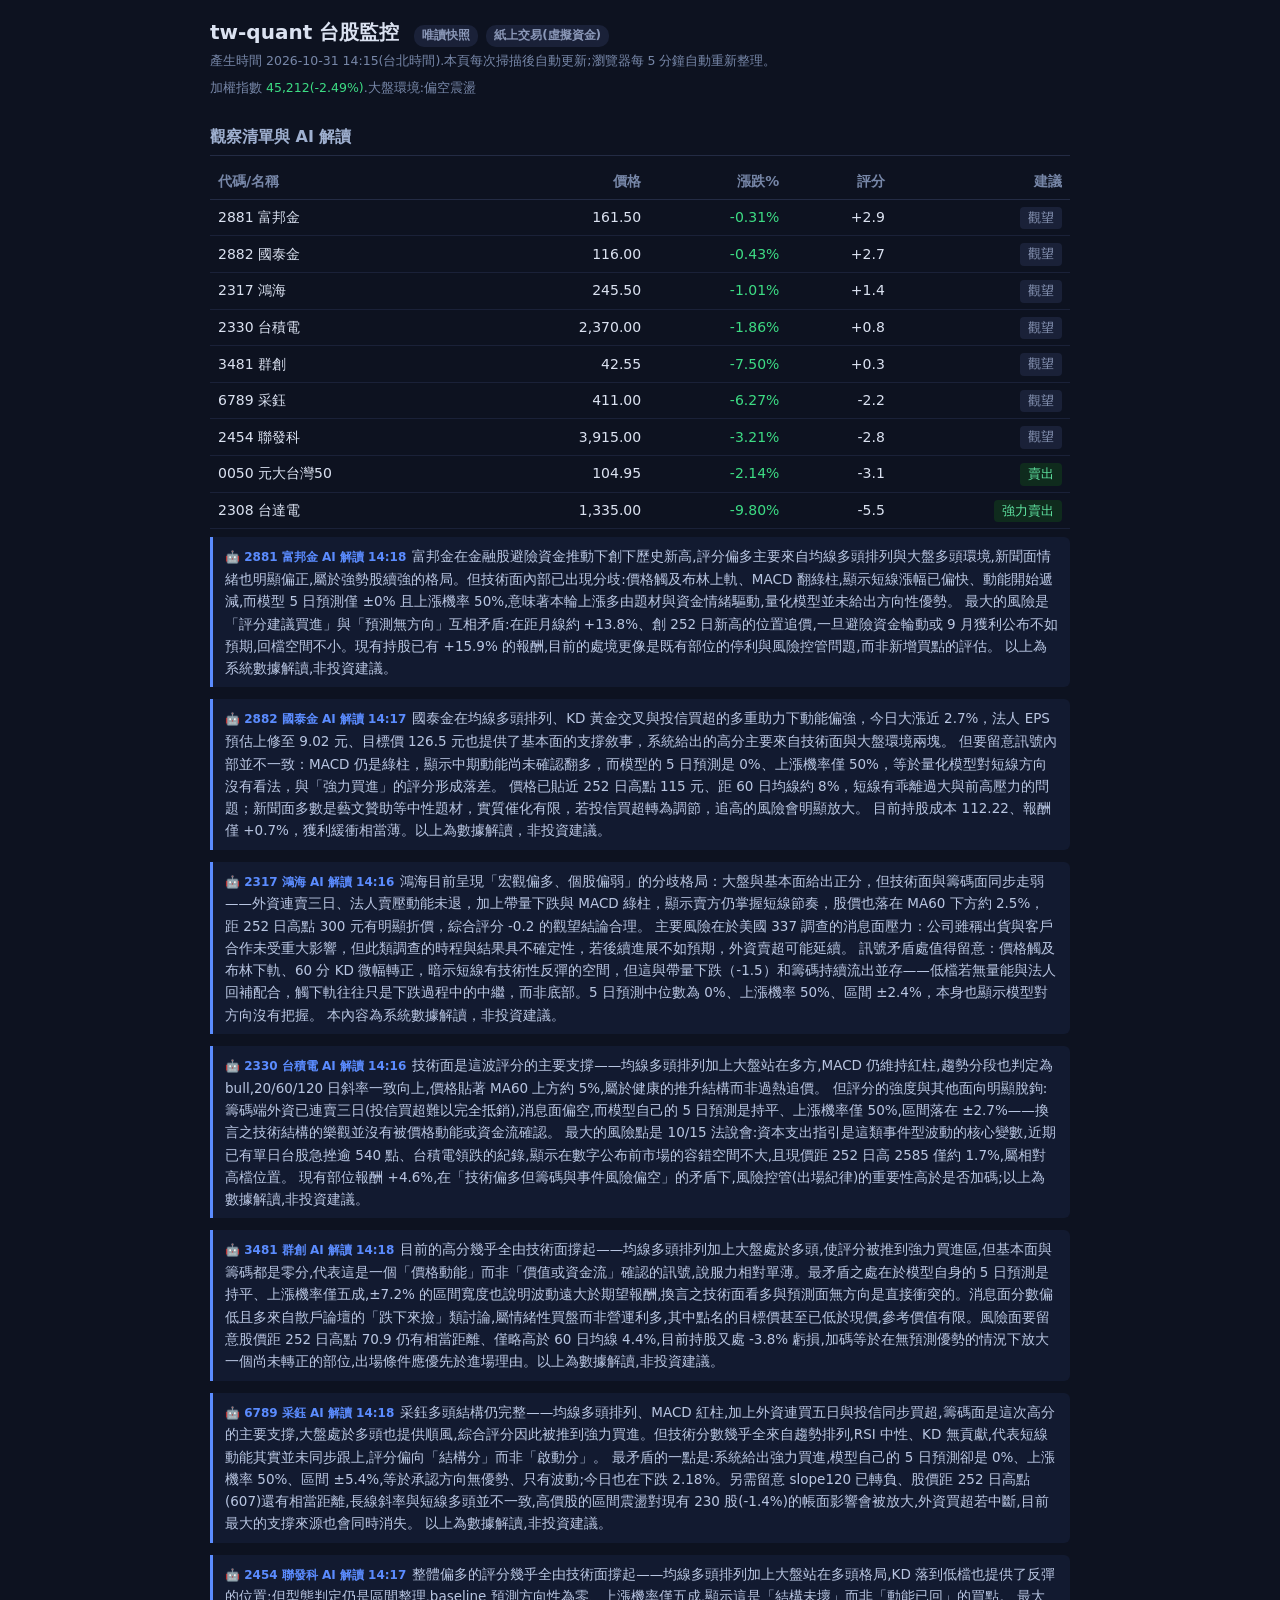
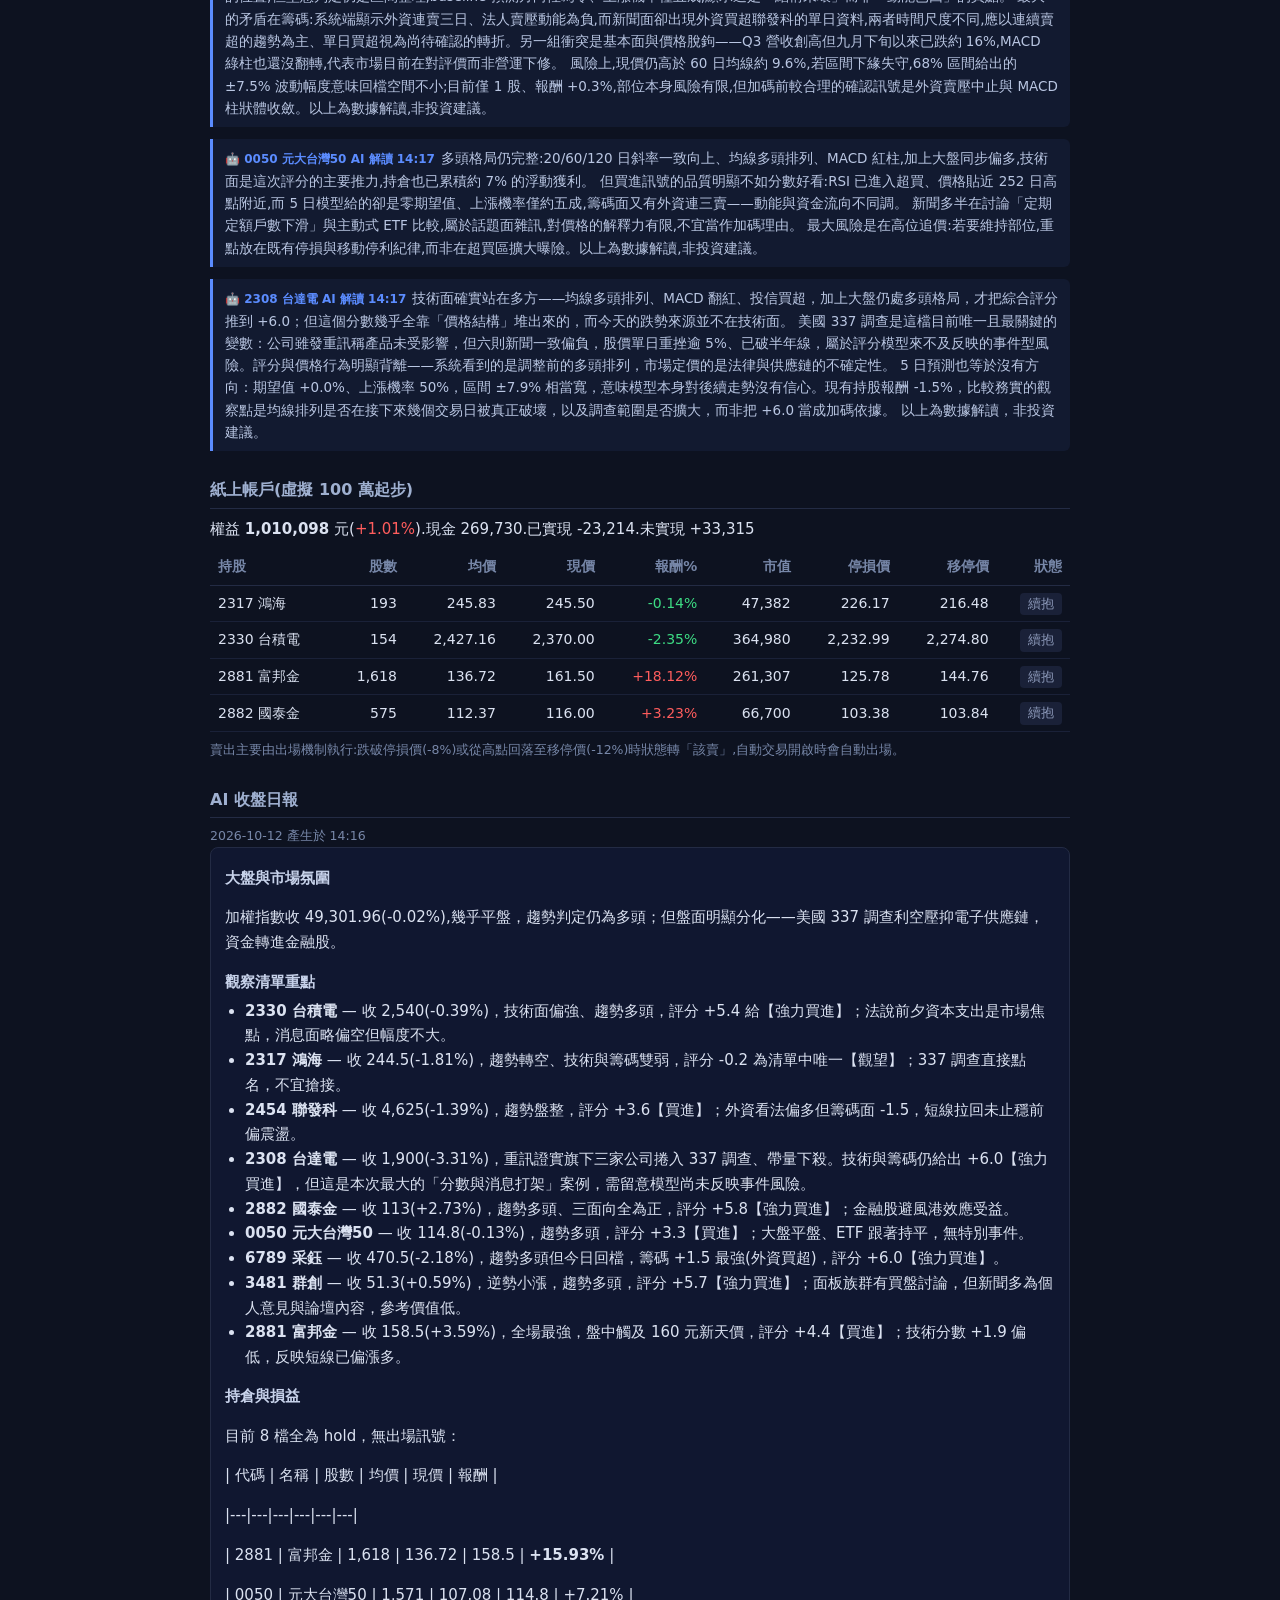
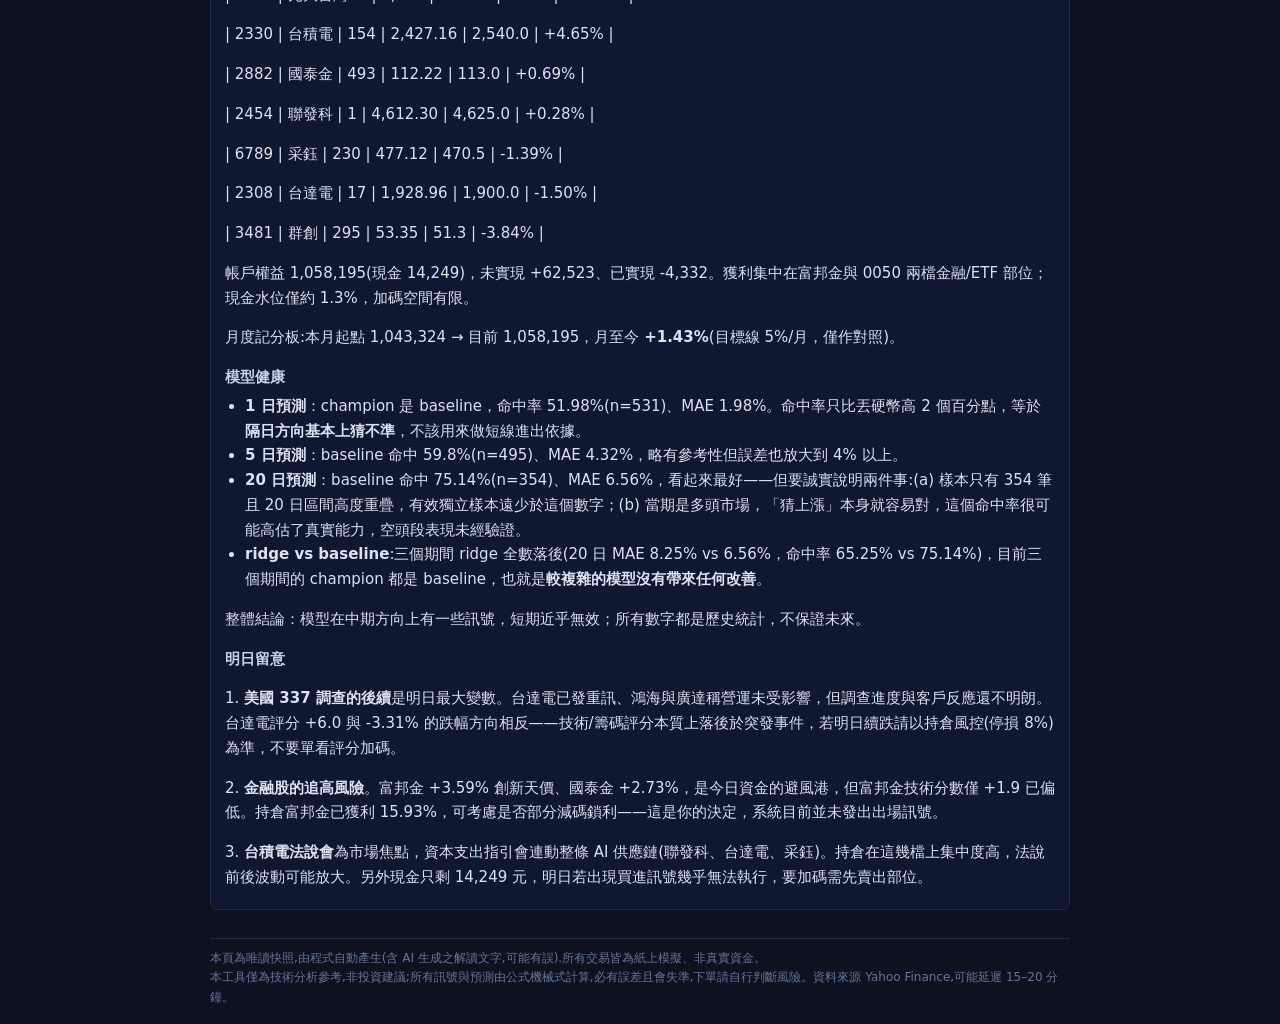
<file: fixtures/snapshot-2026-10-31/simple.html>
<!DOCTYPE html><html lang='zh-Hant'><head><meta charset='utf-8'><meta name='viewport' content='width=device-width,initial-scale=1'><meta http-equiv='refresh' content='300'><title>tw-quant 家用唯讀快照</title><style>
:root{color-scheme:dark}
body{margin:0;padding:16px;background:#0d1220;color:#dbe2f1;
  font:15px/1.65 "Microsoft JhengHei","PingFang TC",system-ui,sans-serif}
.wrap{max-width:860px;margin:0 auto}
h1{font-size:20px;margin:0 0 2px}
h2{font-size:16px;margin:26px 0 8px;color:#9fb0d0;border-bottom:1px solid #232b44;padding-bottom:4px}
h3,h4{margin:14px 0 4px;color:#c7d2ea}
.meta{color:#7787a8;font-size:12.5px}
table{width:100%;border-collapse:collapse;margin:8px 0;font-size:14px}
th{color:#7787a8;font-weight:600;text-align:right;padding:6px 8px;border-bottom:1px solid #232b44}
td{padding:6px 8px;text-align:right;border-bottom:1px solid #1a2138}
th:first-child,td:first-child{text-align:left}
.up{color:#ff5d5d}.down{color:#3ddc84}.flat{color:#8b98b8}
.rec{display:inline-block;padding:1px 8px;border-radius:4px;font-size:12.5px}
.rec.buy{background:#3a1520;color:#ff8a8a}.rec.sell{background:#0f2b1d;color:#5fe3a1}
.rec.hold{background:#1a2138;color:#8b98b8}
.ai{margin:2px 0 12px;padding:8px 12px;background:#121a30;border-left:3px solid #5b8cff;
  border-radius:0 6px 6px 0;font-size:13.5px;color:#b9c6e2}
.ai .t{color:#5b8cff;font-weight:600;font-size:12px;margin-right:6px}
.report{padding:4px 14px;background:#101730;border:1px solid #232b44;border-radius:8px}
.report ul{margin:4px 0;padding-left:20px}
.foot{margin-top:28px;padding-top:10px;border-top:1px solid #232b44;color:#66759a;font-size:12px}
.badge{display:inline-block;padding:1px 8px;border-radius:10px;background:#1a2138;
  color:#8b98b8;font-size:12px;margin-left:8px}
</style></head><body><div class='wrap'><h1>tw-quant 台股監控 <span class='badge'>唯讀快照</span><span class='badge'>紙上交易(虛擬資金)</span></h1><div class='meta'>產生時間 2026-10-31 14:15(台北時間).本頁每次掃描後自動更新;瀏覽器每 5 分鐘自動重新整理。</div><div class='meta' style='margin-top:6px'>加權指數 <span class='down'>45,212(-2.49%)</span>.大盤環境:偏空震盪</div><h2>觀察清單與 AI 解讀</h2><table><tr><th>代碼/名稱</th><th>價格</th><th>漲跌%</th><th>評分</th><th>建議</th></tr><tr><td>2881 富邦金</td><td>161.50</td><td class='down'>-0.31%</td><td>+2.9</td><td><span class='rec hold'>觀望</span></td></tr><tr><td>2882 國泰金</td><td>116.00</td><td class='down'>-0.43%</td><td>+2.7</td><td><span class='rec hold'>觀望</span></td></tr><tr><td>2317 鴻海</td><td>245.50</td><td class='down'>-1.01%</td><td>+1.4</td><td><span class='rec hold'>觀望</span></td></tr><tr><td>2330 台積電</td><td>2,370.00</td><td class='down'>-1.86%</td><td>+0.8</td><td><span class='rec hold'>觀望</span></td></tr><tr><td>3481 群創</td><td>42.55</td><td class='down'>-7.50%</td><td>+0.3</td><td><span class='rec hold'>觀望</span></td></tr><tr><td>6789 采鈺</td><td>411.00</td><td class='down'>-6.27%</td><td>-2.2</td><td><span class='rec hold'>觀望</span></td></tr><tr><td>2454 聯發科</td><td>3,915.00</td><td class='down'>-3.21%</td><td>-2.8</td><td><span class='rec hold'>觀望</span></td></tr><tr><td>0050 元大台灣50</td><td>104.95</td><td class='down'>-2.14%</td><td>-3.1</td><td><span class='rec sell'>賣出</span></td></tr><tr><td>2308 台達電</td><td>1,335.00</td><td class='down'>-9.80%</td><td>-5.5</td><td><span class='rec sell'>強力賣出</span></td></tr></table><div class='ai'><span class='t'>🤖 2881 富邦金 AI 解讀 14:18</span>富邦金在金融股避險資金推動下創下歷史新高,評分偏多主要來自均線多頭排列與大盤多頭環境,新聞面情緒也明顯偏正,屬於強勢股續強的格局。但技術面內部已出現分歧:價格觸及布林上軌、MACD 翻綠柱,顯示短線漲幅已偏快、動能開始遞減,而模型 5 日預測僅 ±0% 且上漲機率 50%,意味著本輪上漲多由題材與資金情緒驅動,量化模型並未給出方向性優勢。

最大的風險是「評分建議買進」與「預測無方向」互相矛盾:在距月線約 +13.8%、創 252 日新高的位置追價,一旦避險資金輪動或 9 月獲利公布不如預期,回檔空間不小。現有持股已有 +15.9% 的報酬,目前的處境更像是既有部位的停利與風險控管問題,而非新增買點的評估。

以上為系統數據解讀,非投資建議。</div><div class='ai'><span class='t'>🤖 2882 國泰金 AI 解讀 14:17</span>國泰金在均線多頭排列、KD 黃金交叉與投信買超的多重助力下動能偏強，今日大漲近 2.7%，法人 EPS 預估上修至 9.02 元、目標價 126.5 元也提供了基本面的支撐敘事，系統給出的高分主要來自技術面與大盤環境兩塊。

但要留意訊號內部並不一致：MACD 仍是綠柱，顯示中期動能尚未確認翻多，而模型的 5 日預測是 0%、上漲機率僅 50%，等於量化模型對短線方向沒有看法，與「強力買進」的評分形成落差。

價格已貼近 252 日高點 115 元、距 60 日均線約 8%，短線有乖離過大與前高壓力的問題；新聞面多數是藝文贊助等中性題材，實質催化有限，若投信買超轉為調節，追高的風險會明顯放大。

目前持股成本 112.22、報酬僅 +0.7%，獲利緩衝相當薄。以上為數據解讀，非投資建議。</div><div class='ai'><span class='t'>🤖 2317 鴻海 AI 解讀 14:16</span>鴻海目前呈現「宏觀偏多、個股偏弱」的分歧格局：大盤與基本面給出正分，但技術面與籌碼面同步走弱——外資連賣三日、法人賣壓動能未退，加上帶量下跌與 MACD 綠柱，顯示賣方仍掌握短線節奏，股價也落在 MA60 下方約 2.5%，距 252 日高點 300 元有明顯折價，綜合評分 -0.2 的觀望結論合理。

主要風險在於美國 337 調查的消息面壓力：公司雖稱出貨與客戶合作未受重大影響，但此類調查的時程與結果具不確定性，若後續進展不如預期，外資賣超可能延續。

訊號矛盾處值得留意：價格觸及布林下軌、60 分 KD 微幅轉正，暗示短線有技術性反彈的空間，但這與帶量下跌（-1.5）和籌碼持續流出並存——低檔若無量能與法人回補配合，觸下軌往往只是下跌過程中的中繼，而非底部。5 日預測中位數為 0%、上漲機率 50%、區間 ±2.4%，本身也顯示模型對方向沒有把握。

本內容為系統數據解讀，非投資建議。</div><div class='ai'><span class='t'>🤖 2330 台積電 AI 解讀 14:16</span>技術面是這波評分的主要支撐——均線多頭排列加上大盤站在多方,MACD 仍維持紅柱,趨勢分段也判定為 bull,20/60/120 日斜率一致向上,價格貼著 MA60 上方約 5%,屬於健康的推升結構而非過熱追價。

但評分的強度與其他面向明顯脫鉤:籌碼端外資已連賣三日(投信買超難以完全抵銷),消息面偏空,而模型自己的 5 日預測是持平、上漲機率僅 50%,區間落在 ±2.7%——換言之技術結構的樂觀並沒有被價格動能或資金流確認。

最大的風險點是 10/15 法說會:資本支出指引是這類事件型波動的核心變數,近期已有單日台股急挫逾 540 點、台積電領跌的紀錄,顯示在數字公布前市場的容錯空間不大,且現價距 252 日高 2585 僅約 1.7%,屬相對高檔位置。

現有部位報酬 +4.6%,在「技術偏多但籌碼與事件風險偏空」的矛盾下,風險控管(出場紀律)的重要性高於是否加碼;以上為數據解讀,非投資建議。</div><div class='ai'><span class='t'>🤖 3481 群創 AI 解讀 14:18</span>目前的高分幾乎全由技術面撐起——均線多頭排列加上大盤處於多頭,使評分被推到強力買進區,但基本面與籌碼都是零分,代表這是一個「價格動能」而非「價值或資金流」確認的訊號,說服力相對單薄。最矛盾之處在於模型自身的 5 日預測是持平、上漲機率僅五成,±7.2% 的區間寬度也說明波動遠大於期望報酬,換言之技術面看多與預測面無方向是直接衝突的。消息面分數偏低且多來自散戶論壇的「跌下來撿」類討論,屬情緒性買盤而非營運利多,其中點名的目標價甚至已低於現價,參考價值有限。風險面要留意股價距 252 日高點 70.9 仍有相當距離、僅略高於 60 日均線 4.4%,目前持股又處 -3.8% 虧損,加碼等於在無預測優勢的情況下放大一個尚未轉正的部位,出場條件應優先於進場理由。以上為數據解讀,非投資建議。</div><div class='ai'><span class='t'>🤖 6789 采鈺 AI 解讀 14:18</span>采鈺多頭結構仍完整——均線多頭排列、MACD 紅柱,加上外資連買五日與投信同步買超,籌碼面是這次高分的主要支撐,大盤處於多頭也提供順風,綜合評分因此被推到強力買進。但技術分數幾乎全來自趨勢排列,RSI 中性、KD 無貢獻,代表短線動能其實並未同步跟上,評分偏向「結構分」而非「啟動分」。

最矛盾的一點是:系統給出強力買進,模型自己的 5 日預測卻是 0%、上漲機率 50%、區間 ±5.4%,等於承認方向無優勢、只有波動;今日也在下跌 2.18%。另需留意 slope120 已轉負、股價距 252 日高點(607)還有相當距離,長線斜率與短線多頭並不一致,高價股的區間震盪對現有 230 股(-1.4%)的帳面影響會被放大,外資買超若中斷,目前最大的支撐來源也會同時消失。

以上為數據解讀,非投資建議。</div><div class='ai'><span class='t'>🤖 2454 聯發科 AI 解讀 14:17</span>整體偏多的評分幾乎全由技術面撐起——均線多頭排列加上大盤站在多頭格局,KD 落到低檔也提供了反彈的位置;但型態判定仍是區間整理,baseline 預測方向性為零、上漲機率僅五成,顯示這是「結構未壞」而非「動能已回」的買點。

最大的矛盾在籌碼:系統端顯示外資連賣三日、法人賣壓動能為負,而新聞面卻出現外資買超聯發科的單日資料,兩者時間尺度不同,應以連續賣超的趨勢為主、單日買超視為尚待確認的轉折。另一組衝突是基本面與價格脫鉤——Q3 營收創高但九月下旬以來已跌約 16%,MACD 綠柱也還沒翻轉,代表市場目前在對評價而非營運下修。

風險上,現價仍高於 60 日均線約 9.6%,若區間下緣失守,68% 區間給出的 ±7.5% 波動幅度意味回檔空間不小;目前僅 1 股、報酬 +0.3%,部位本身風險有限,但加碼前較合理的確認訊號是外資賣壓中止與 MACD 柱狀體收斂。以上為數據解讀,非投資建議。</div><div class='ai'><span class='t'>🤖 0050 元大台灣50 AI 解讀 14:17</span>多頭格局仍完整:20/60/120 日斜率一致向上、均線多頭排列、MACD 紅柱,加上大盤同步偏多,技術面是這次評分的主要推力,持倉也已累積約 7% 的浮動獲利。

但買進訊號的品質明顯不如分數好看:RSI 已進入超買、價格貼近 252 日高點附近,而 5 日模型給的卻是零期望值、上漲機率僅約五成,籌碼面又有外資連三賣——動能與資金流向不同調。

新聞多半在討論「定期定額戶數下滑」與主動式 ETF 比較,屬於話題面雜訊,對價格的解釋力有限,不宜當作加碼理由。

最大風險是在高位追價:若要維持部位,重點放在既有停損與移動停利紀律,而非在超買區擴大曝險。以上為數據解讀,非投資建議。</div><div class='ai'><span class='t'>🤖 2308 台達電 AI 解讀 14:17</span>技術面確實站在多方——均線多頭排列、MACD 翻紅、投信買超，加上大盤仍處多頭格局，才把綜合評分推到 +6.0；但這個分數幾乎全靠「價格結構」堆出來的，而今天的跌勢來源並不在技術面。

美國 337 調查是這檔目前唯一且最關鍵的變數：公司雖發重訊稱產品未受影響，但六則新聞一致偏負，股價單日重挫逾 5%、已破半年線，屬於評分模型來不及反映的事件型風險。評分與價格行為明顯背離——系統看到的是調整前的多頭排列，市場定價的是法律與供應鏈的不確定性。

5 日預測也等於沒有方向：期望值 +0.0%、上漲機率 50%，區間 ±7.9% 相當寬，意味模型本身對後續走勢沒有信心。現有持股報酬 -1.5%，比較務實的觀察點是均線排列是否在接下來幾個交易日被真正破壞，以及調查範圍是否擴大，而非把 +6.0 當成加碼依據。

以上為數據解讀，非投資建議。</div><h2>紙上帳戶(虛擬 100 萬起步)</h2><div>權益 <b>1,010,098</b> 元(<span class='up'>+1.01%</span>).現金 269,730.已實現 -23,214.未實現 +33,315</div><table><tr><th>持股</th><th>股數</th><th>均價</th><th>現價</th><th>報酬%</th><th>市值</th><th>停損價</th><th>移停價</th><th>狀態</th></tr><tr><td>2317 鴻海</td><td>193</td><td>245.83</td><td>245.50</td><td class='down'>-0.14%</td><td>47,382</td><td>226.17</td><td>216.48</td><td><span class='rec hold'>續抱</span></td></tr><tr><td>2330 台積電</td><td>154</td><td>2,427.16</td><td>2,370.00</td><td class='down'>-2.35%</td><td>364,980</td><td>2,232.99</td><td>2,274.80</td><td><span class='rec hold'>續抱</span></td></tr><tr><td>2881 富邦金</td><td>1,618</td><td>136.72</td><td>161.50</td><td class='up'>+18.12%</td><td>261,307</td><td>125.78</td><td>144.76</td><td><span class='rec hold'>續抱</span></td></tr><tr><td>2882 國泰金</td><td>575</td><td>112.37</td><td>116.00</td><td class='up'>+3.23%</td><td>66,700</td><td>103.38</td><td>103.84</td><td><span class='rec hold'>續抱</span></td></tr></table><div class='meta'>賣出主要由出場機制執行:跌破停損價(-8%)或從高點回落至移停價(-12%)時狀態轉「該賣」,自動交易開啟時會自動出場。</div><h2>AI 收盤日報</h2><div class='meta'>2026-10-12 產生於 14:16</div><div class='report'><h4>大盤與市場氛圍</h4>
<p>加權指數收 49,301.96(-0.02%),幾乎平盤，趨勢判定仍為多頭；但盤面明顯分化——美國 337 調查利空壓抑電子供應鏈，資金轉進金融股。</p>
<h4>觀察清單重點</h4>
<ul>
<li><strong>2330 台積電</strong> — 收 2,540(-0.39%)，技術面偏強、趨勢多頭，評分 +5.4 給【強力買進】；法說前夕資本支出是市場焦點，消息面略偏空但幅度不大。</li>
<li><strong>2317 鴻海</strong> — 收 244.5(-1.81%)，趨勢轉空、技術與籌碼雙弱，評分 -0.2 為清單中唯一【觀望】；337 調查直接點名，不宜搶接。</li>
<li><strong>2454 聯發科</strong> — 收 4,625(-1.39%)，趨勢盤整，評分 +3.6【買進】；外資看法偏多但籌碼面 -1.5，短線拉回未止穩前偏震盪。</li>
<li><strong>2308 台達電</strong> — 收 1,900(-3.31%)，重訊證實旗下三家公司捲入 337 調查、帶量下殺。技術與籌碼仍給出 +6.0【強力買進】，但這是本次最大的「分數與消息打架」案例，需留意模型尚未反映事件風險。</li>
<li><strong>2882 國泰金</strong> — 收 113(+2.73%)，趨勢多頭、三面向全為正，評分 +5.8【強力買進】；金融股避風港效應受益。</li>
<li><strong>0050 元大台灣50</strong> — 收 114.8(-0.13%)，趨勢多頭，評分 +3.3【買進】；大盤平盤、ETF 跟著持平，無特別事件。</li>
<li><strong>6789 采鈺</strong> — 收 470.5(-2.18%)，趨勢多頭但今日回檔，籌碼 +1.5 最強(外資買超)，評分 +6.0【強力買進】。</li>
<li><strong>3481 群創</strong> — 收 51.3(+0.59%)，逆勢小漲，趨勢多頭，評分 +5.7【強力買進】；面板族群有買盤討論，但新聞多為個人意見與論壇內容，參考價值低。</li>
<li><strong>2881 富邦金</strong> — 收 158.5(+3.59%)，全場最強，盤中觸及 160 元新天價，評分 +4.4【買進】；技術分數 +1.9 偏低，反映短線已偏漲多。</li>
</ul>
<h4>持倉與損益</h4>
<p>目前 8 檔全為 hold，無出場訊號：</p>
<p>| 代碼 | 名稱 | 股數 | 均價 | 現價 | 報酬 |</p>
<p>|---|---|---|---|---|---|</p>
<p>| 2881 | 富邦金 | 1,618 | 136.72 | 158.5 | <strong>+15.93%</strong> |</p>
<p>| 0050 | 元大台灣50 | 1,571 | 107.08 | 114.8 | +7.21% |</p>
<p>| 2330 | 台積電 | 154 | 2,427.16 | 2,540.0 | +4.65% |</p>
<p>| 2882 | 國泰金 | 493 | 112.22 | 113.0 | +0.69% |</p>
<p>| 2454 | 聯發科 | 1 | 4,612.30 | 4,625.0 | +0.28% |</p>
<p>| 6789 | 采鈺 | 230 | 477.12 | 470.5 | -1.39% |</p>
<p>| 2308 | 台達電 | 17 | 1,928.96 | 1,900.0 | -1.50% |</p>
<p>| 3481 | 群創 | 295 | 53.35 | 51.3 | -3.84% |</p>
<p>帳戶權益 1,058,195(現金 14,249)，未實現 +62,523、已實現 -4,332。獲利集中在富邦金與 0050 兩檔金融/ETF 部位；現金水位僅約 1.3%，加碼空間有限。</p>
<p>月度記分板:本月起點 1,043,324 → 目前 1,058,195，月至今 <strong>+1.43%</strong>(目標線 5%/月，僅作對照)。</p>
<h4>模型健康</h4>
<ul>
<li><strong>1 日預測</strong>：champion 是 baseline，命中率 51.98%(n=531)、MAE 1.98%。命中率只比丟硬幣高 2 個百分點，等於<strong>隔日方向基本上猜不準</strong>，不該用來做短線進出依據。</li>
<li><strong>5 日預測</strong>：baseline 命中 59.8%(n=495)、MAE 4.32%，略有參考性但誤差也放大到 4% 以上。</li>
<li><strong>20 日預測</strong>：baseline 命中 75.14%(n=354)、MAE 6.56%，看起來最好——但要誠實說明兩件事:(a) 樣本只有 354 筆且 20 日區間高度重疊，有效獨立樣本遠少於這個數字；(b) 當期是多頭市場，「猜上漲」本身就容易對，這個命中率很可能高估了真實能力，空頭段表現未經驗證。</li>
<li><strong>ridge vs baseline</strong>:三個期間 ridge 全數落後(20 日 MAE 8.25% vs 6.56%，命中率 65.25% vs 75.14%)，目前三個期間的 champion 都是 baseline，也就是<strong>較複雜的模型沒有帶來任何改善</strong>。</li>
</ul>
<p>整體結論：模型在中期方向上有一些訊號，短期近乎無效；所有數字都是歷史統計，不保證未來。</p>
<h4>明日留意</h4>
<p>1. <strong>美國 337 調查的後續</strong>是明日最大變數。台達電已發重訊、鴻海與廣達稱營運未受影響，但調查進度與客戶反應還不明朗。台達電評分 +6.0 與 -3.31% 的跌幅方向相反——技術/籌碼評分本質上落後於突發事件，若明日續跌請以持倉風控(停損 8%)為準，不要單看評分加碼。</p>
<p>2. <strong>金融股的追高風險</strong>。富邦金 +3.59% 創新天價、國泰金 +2.73%，是今日資金的避風港，但富邦金技術分數僅 +1.9 已偏低。持倉富邦金已獲利 15.93%，可考慮是否部分減碼鎖利——這是你的決定，系統目前並未發出出場訊號。</p>
<p>3. <strong>台積電法說會</strong>為市場焦點，資本支出指引會連動整條 AI 供應鏈(聯發科、台達電、采鈺)。持倉在這幾檔上集中度高，法說前後波動可能放大。另外現金只剩 14,249 元，明日若出現買進訊號幾乎無法執行，要加碼需先賣出部位。</p></div><div class='foot'>本頁為唯讀快照,由程式自動產生(含 AI 生成之解讀文字,可能有誤).所有交易皆為紙上模擬、非真實資金。<br>本工具僅為技術分析參考,非投資建議;所有訊號與預測由公式機械式計算,必有誤差且會失準,下單請自行判斷風險。資料來源 Yahoo Finance,可能延遲 15–20 分鐘。</div></div></body></html>
</file>
<file: app.css>
/* tw-quant dashboard — dark trading-terminal theme.
   Taiwan color convention: red = up/buy (#f04452), green = down/sell (#12b76a). */

:root {
  --bg: #0a0d13;
  --panel: #11161f;
  --panel-2: #171d29;
  --panel-3: #1d2433;
  --border: #232b3a;
  --border-soft: #1b2230;
  --text: #dfe4ee;
  --text-dim: #8b93a7;
  --text-faint: #5b6376;
  --up: #f04452;          /* 漲 / 買 */
  --up-dim: #a33440;
  --down: #12b76a;        /* 跌 / 賣 */
  --down-dim: #12805a;
  --hold: #d9a441;        /* 觀望 */
  --accent: #3987e5;      /* neutral highlight / forecast fan */
  --warn: #e5a13a;
  --err: #f04452;
  --mono: "Cascadia Mono", "SF Mono", Consolas, "Roboto Mono", ui-monospace, monospace;
}

* { box-sizing: border-box; margin: 0; padding: 0; }

html, body {
  height: 100%;
  background: var(--bg);
  color: var(--text);
  font: 13px/1.45 "Segoe UI", "Microsoft JhengHei", "PingFang TC", system-ui, sans-serif;
  overflow: hidden;
}

body { display: flex; flex-direction: column; }

.hidden { display: none !important; }
.spacer { flex: 1; }
.dim { color: var(--text-dim); }
.sep { color: var(--text-faint); margin: 0 2px; }

/* numbers: monospace + tabular so price columns align */
.num, .tbl td.r, .tbl th.r, #order-qty {
  font-family: var(--mono);
  font-variant-numeric: tabular-nums;
}

.up   { color: var(--up); }
.down { color: var(--down); }
.flat { color: var(--text-dim); }

/* ======================= top bar ======================= */
#topbar {
  display: flex;
  align-items: center;
  gap: 10px;
  padding: 6px 12px;
  background: var(--panel);
  border-bottom: 1px solid var(--border);
  flex: none;
  white-space: nowrap;
  overflow-x: auto;
}

.brand { font-weight: 700; font-size: 15px; letter-spacing: 0.5px; }
.brand-sub { color: var(--text-dim); font-weight: 400; font-size: 12px; }

.conn-dot {
  width: 8px; height: 8px; border-radius: 50%;
  background: var(--text-faint); flex: none;
}
.conn-dot.ok  { background: var(--down); box-shadow: 0 0 5px rgba(18,183,106,.7); }
.conn-dot.bad { background: var(--err);  box-shadow: 0 0 5px rgba(240,68,82,.7); }

.badge {
  display: inline-flex; align-items: center; gap: 5px;
  padding: 2px 9px; border-radius: 4px;
  font-size: 12px; font-weight: 600;
  border: 1px solid var(--border);
  background: var(--panel-2);
}
.badge.gray  { color: var(--text-dim); }
.badge.blue  { color: #7db4f5; border-color: #24466e; background: rgba(57,135,229,.10); }
.badge.red   { color: var(--up); border-color: #5c2730; background: rgba(240,68,82,.10); }
.badge.green { color: var(--down); border-color: #14523f; background: rgba(18,183,106,.10); }
.badge.kill {
  color: #fff; background: var(--err); border-color: var(--err);
  animation: pulse 1.2s infinite;
}
@keyframes pulse { 50% { opacity: .55; } }

.mini-chip {
  display: inline-block; padding: 0 6px; border-radius: 3px;
  font-size: 11px; line-height: 17px;
  background: var(--panel-3); color: var(--text-dim);
}
.mini-chip.up   { color: var(--up);   background: rgba(240,68,82,.12); }
.mini-chip.down { color: var(--down); background: rgba(18,183,106,.12); }
.mini-chip.warn { color: var(--warn); background: rgba(229,161,58,.12); }
/* monitoring red light (會議 01 議題 2): loud on purpose */
.mini-chip.red  { color: #fff; background: rgba(240,68,82,.85); font-weight: 700; }
/* shadow holdings: a line within 3% is worth a glance */
.near-exit { color: var(--warn); font-weight: 700; }

.engine-status { display: inline-flex; align-items: center; gap: 6px; font-size: 12px; }
#scan-state, #tune-state { color: var(--accent); animation: pulse 1.2s infinite; }

/* buttons */
.btn {
  border: 1px solid var(--border);
  background: var(--panel-2);
  color: var(--text);
  border-radius: 4px;
  padding: 4px 12px;
  font-size: 12px;
  font-family: inherit;
  cursor: pointer;
  transition: background .12s, border-color .12s;
}
.btn:hover:not(:disabled) { background: var(--panel-3); border-color: var(--text-faint); }
.btn:disabled { opacity: .4; cursor: not-allowed; }
.btn-ghost { background: transparent; }
.btn-primary { background: var(--accent); border-color: var(--accent); color: #fff; font-weight: 600; }
.btn-primary:hover:not(:disabled) { background: #2a72c9; border-color: #2a72c9; }
.btn-buy  { background: var(--up); border-color: var(--up); color: #fff; font-weight: 700; }
.btn-buy:hover:not(:disabled)  { background: #d63a47; border-color: #d63a47; }
.btn-sell { background: var(--down); border-color: var(--down); color: #fff; font-weight: 700; }
.btn-sell:hover:not(:disabled) { background: #0fa05d; border-color: #0fa05d; }
.btn.small { padding: 1px 8px; font-size: 11px; }

/* ======================= layout ======================= */
#layout {
  flex: 1;
  display: grid;
  grid-template-columns: minmax(280px, 330px) minmax(0, 1fr) minmax(280px, 320px);
  gap: 8px;
  padding: 8px;
  min-height: 0;
}

.panel {
  background: var(--panel);
  border: 1px solid var(--border-soft);
  border-radius: 6px;
  display: flex;
  flex-direction: column;
  min-height: 0;
  min-width: 0;
}


.panel-title {
  padding: 7px 10px;
  font-weight: 700;
  font-size: 12px;
  color: var(--text-dim);
  letter-spacing: 1px;
  border-bottom: 1px solid var(--border-soft);
  flex: none;
}

/* ======================= tables ======================= */
.tbl-wrap { overflow: auto; flex: 1; min-height: 0; }

.tbl { width: 100%; border-collapse: collapse; font-size: 12px; }
.tbl th, .tbl td {
  padding: 4px 8px;
  text-align: left;
  border-bottom: 1px solid var(--border-soft);
  white-space: nowrap;
}
.tbl th {
  position: sticky; top: 0; z-index: 2;
  background: var(--panel-2);
  color: var(--text-dim);
  font-weight: 600; font-size: 11px;
  user-select: none;
}
.tbl th.r, .tbl td.r { text-align: right; }
.tbl th.c, .tbl td.c { text-align: center; }
.tbl th.sortable { cursor: pointer; }
.tbl th.sortable:hover { color: var(--text); }
.tbl th.sorted-desc::after { content: " ▼"; font-size: 9px; color: var(--accent); }
.tbl th.sorted-asc::after  { content: " ▲"; font-size: 9px; color: var(--accent); }
.tbl tbody tr:hover { background: var(--panel-2); }
.tbl tbody tr.selected { background: rgba(57,135,229,.12); box-shadow: inset 2px 0 0 var(--accent); }
.tbl tbody tr.clickable { cursor: pointer; }
.empty-cell { color: var(--text-faint); text-align: center; padding: 14px 0 !important; }

.cell-name { display: flex; flex-direction: column; line-height: 1.2; }
.cell-name .code { font-family: var(--mono); font-size: 12px; }
.cell-name .name { color: var(--text-dim); font-size: 11px; }
.changed-dot { color: var(--warn); margin-left: 3px; }

/* recommendation badges */
.rec-badge {
  display: inline-block; min-width: 52px; text-align: center;
  padding: 1px 6px; border-radius: 3px;
  font-size: 11px; font-weight: 700;
}
.rec-sbuy  { background: var(--up); color: #fff; }
.rec-buy   { background: rgba(240,68,82,.16); color: var(--up); border: 1px solid var(--up-dim); }
.rec-hold  { background: rgba(217,164,65,.12); color: var(--hold); border: 1px solid #5c4a24; }
.rec-sell  { background: rgba(18,183,106,.16); color: var(--down); border: 1px solid var(--down-dim); }
.rec-ssell { background: var(--down); color: #fff; }

/* ======================= center chart panel ======================= */
#chart-panel { padding-bottom: 4px; }

#chart-head {
  padding: 7px 10px 4px;
  border-bottom: 1px solid var(--border-soft);
  flex: none;
}
.chart-title-row { display: flex; align-items: baseline; gap: 8px; flex-wrap: wrap; }
#sym-title { font-weight: 700; font-size: 15px; }
.num.big { font-size: 17px; font-weight: 700; }

.chip-row { display: flex; align-items: center; gap: 5px; flex-wrap: wrap; }
#signal-chips { margin-top: 4px; min-height: 18px; }
.sig-chip {
  font-size: 11px; padding: 0 6px; border-radius: 3px; line-height: 17px;
  background: var(--panel-3); color: var(--text-dim);
  cursor: default;
}
.sig-chip.up   { color: var(--up);   background: rgba(240,68,82,.10); }
.sig-chip.down { color: var(--down); background: rgba(18,183,106,.10); }
.sig-chip.fund { border: 1px dashed var(--border); background: transparent; }
.sig-chip.news { border: 1px dotted var(--border); background: transparent; }
.sig-chip.chips { border: 1px solid var(--border); background: transparent; }

#main-chart { flex: 1; min-height: 260px; position: relative; }

.empty-state {
  color: var(--text-faint);
  text-align: center;
  padding: 30px 10px;
  font-size: 13px;
}
.empty-state.small { padding: 12px; font-size: 12px; }

#subtabs { display: flex; gap: 2px; padding: 2px 8px; flex: none; }
.subtab {
  background: transparent; border: none; color: var(--text-dim);
  font: inherit; font-size: 12px; padding: 3px 12px; cursor: pointer;
  border-radius: 4px 4px 0 0; border-bottom: 2px solid transparent;
}
.subtab:hover { color: var(--text); }
.subtab.active { color: var(--accent); border-bottom-color: var(--accent); font-weight: 700; }

/* ======================= right column ======================= */
#right-panel {
  display: flex; flex-direction: column; gap: 8px;
  min-height: 0; min-width: 0; overflow-y: auto;
}

.card {
  background: var(--panel);
  border: 1px solid var(--border-soft);
  border-radius: 6px;
  padding: 8px 10px;
  flex: none;
}
.card.grow { flex: 1; min-height: 90px; overflow-y: auto; }

.card-title {
  font-weight: 700; font-size: 12px; color: var(--text-dim);
  letter-spacing: 1px; margin-bottom: 6px;
  display: flex; align-items: center; gap: 6px;
}

.kv {
  display: flex; justify-content: space-between; align-items: center;
  padding: 2px 0; font-size: 12px;
}
.kv > span:first-child { color: var(--text-dim); }
.kv.strong { border-top: 1px solid var(--border-soft); margin-top: 2px; padding-top: 4px; }
.kv.strong .num { font-size: 14px; font-weight: 700; }

.qty-row input {
  width: 110px;
  background: var(--panel-2);
  border: 1px solid var(--border);
  color: var(--text);
  border-radius: 4px;
  padding: 3px 6px;
  text-align: right;
  font-size: 13px;
}
.qty-row input:focus { outline: none; border-color: var(--accent); }

.order-est {
  margin: 6px 0;
  padding: 6px 8px;
  background: var(--panel-2);
  border-radius: 4px;
  font-size: 11px;
  color: var(--text-dim);
  min-height: 30px;
}
.order-est .num { color: var(--text); }
.order-est .est-line { display: flex; justify-content: space-between; padding: 1px 0; }

.order-btn-row { display: flex; gap: 8px; }
.order-btn-row .btn { flex: 1; padding: 6px 0; font-size: 13px; }

/* positions */
.pos-row {
  border-bottom: 1px solid var(--border-soft);
  padding: 5px 0;
  font-size: 12px;
  cursor: pointer;
}
.pos-row:hover { background: var(--panel-2); }
.pos-row:last-child { border-bottom: none; }
.pos-line { display: flex; align-items: center; gap: 6px; }
.pos-line.sub { color: var(--text-dim); font-size: 11px; margin-top: 1px; }
.verdict-badge {
  font-size: 11px; padding: 0 6px; border-radius: 3px; line-height: 17px; font-weight: 700;
}
.verdict-hold { background: rgba(139,147,167,.15); color: var(--text-dim); }
.verdict-exit { background: rgba(18,183,106,.18); color: var(--down); }

/* ======================= AI 助理 (Claude) ======================= */
/* watchlist row marker (hover shows the note) */
.ai-dot { margin-left: 3px; font-size: 10px; cursor: default; }

/* per-symbol AI 解讀 block (chart header, fed by /api/symbol) */
.ai-note {
  display: flex; align-items: baseline; gap: 8px;
  margin-top: 4px; padding: 3px 8px;
  font-size: 12px; min-width: 0;
  background: rgba(57,135,229,.05);
  border-left: 2px solid var(--accent);
  border-radius: 0 3px 3px 0;
}
.ai-note-tag { flex: none; color: var(--accent); font-weight: 700; font-size: 11px; }
.ai-note-time { flex: none; font-size: 11px; }
.ai-note-text { min-width: 0; }

/* AI 收盤日報 card (right column, collapsible) */
#ai-report-card .card-title { cursor: pointer; user-select: none; margin-bottom: 0; }
#ai-report-card .card-title:hover { color: var(--text); }
#ai-report-caret { font-size: 10px; width: 10px; flex: none; }
#ai-report-body { margin-top: 6px; max-height: 320px; overflow-y: auto; }
#ai-report-meta { font-size: 11px; margin-bottom: 4px; }
.ai-md {
  font-size: 12px; line-height: 1.55;
  border-left: 2px solid var(--accent);
  padding: 2px 0 2px 8px;
}
.ai-md p { margin: 4px 0; }
.ai-md ul { margin: 4px 0; padding-left: 18px; }
.ai-md li { margin: 1px 0; }
.ai-md strong { color: var(--text); font-weight: 700; }
.ai-md-h1, .ai-md-h2 { font-size: 13px; font-weight: 700; margin: 8px 0 3px; }
.ai-md-h3, .ai-md-h4 { font-size: 12px; font-weight: 700; color: var(--text-dim); margin: 6px 0 2px; }
.ai-md-h1:first-child, .ai-md-h2:first-child,
.ai-md-h3:first-child, .ai-md-h4:first-child { margin-top: 0; }

/* ======================= bottom panel ======================= */
#bottom-panel {
  flex: none;
  height: 240px;
  margin: 0 8px 8px;
}

#bottom-tabs {
  display: flex; gap: 2px;
  border-bottom: 1px solid var(--border-soft);
  padding: 0 6px;
  flex: none;
}
.btab {
  background: transparent; border: none; color: var(--text-dim);
  font: inherit; font-size: 12px; font-weight: 600;
  padding: 6px 14px; cursor: pointer;
  border-bottom: 2px solid transparent;
}
.btab:hover { color: var(--text); }
.btab.active { color: var(--accent); border-bottom-color: var(--accent); }

.tab-pane { display: none; flex: 1; min-height: 0; overflow: auto; }
.tab-pane.active { display: flex; flex-direction: column; }
#tab-health.active { display: block; padding: 6px 10px; }
#tab-logs.active { padding: 4px 10px; overflow: hidden; }

/* model health */
#health-top { display: flex; align-items: center; gap: 10px; flex-wrap: wrap; margin-bottom: 4px; }
.champ-chip {
  font-size: 11px; padding: 0 8px; border-radius: 3px; line-height: 18px;
  background: rgba(57,135,229,.12); color: #7db4f5; border: 1px solid #24466e;
  font-weight: 700;
}
#health-charts { display: grid; grid-template-columns: 1fr 1fr; gap: 10px; }
.health-chart-box { min-width: 0; }
#mae-chart, #hit-chart { height: 150px; }
.chart-caption { font-size: 11px; color: var(--text-dim); margin-bottom: 2px; }
.params-wrap { max-height: 160px; }
tr.adopted-row { background: rgba(57,135,229,.09); box-shadow: inset 2px 0 0 var(--accent); }

/* shadow A/B tab (影子對照) */
#shadow-top { display: flex; align-items: center; gap: 10px; flex-wrap: wrap; margin-bottom: 4px; }
#shadow-chart { height: 180px; }
.shadow-wrap { max-height: 180px; }
#shadow-legs { margin-bottom: 6px; flex-wrap: wrap; }
.leg-chip {
  font-size: 11px; padding: 0 8px; border-radius: 3px; line-height: 20px;
  border: 1px solid #2a3247; color: var(--text-dim); white-space: nowrap;
}
.leg-chip.ok { background: rgba(240,68,82,.10); color: #f27c86; border-color: #5c2a30; }
.leg-chip.pending { background: rgba(139,147,167,.08); }
tr.gene-diff-row { background: rgba(57,135,229,.09); box-shadow: inset 2px 0 0 var(--accent); }
/* B−A comparison columns: arm palette (chart-consistent), NOT the TW
   red/green up/down convention — A/B is incumbent-vs-candidate, and a
   red "+2pp" would read as the account rising when both arms may be
   losing (adversarial review 2026-08-11) */
.b-ahead { color: #c98500; }
.a-ahead { color: #3987e5; }

/* market news tab (消息面) */
#tab-news.active { padding: 6px 10px; }
#news-head {
  display: flex; align-items: center; gap: 8px; flex-wrap: wrap;
  flex: none; padding-bottom: 4px;
  border-bottom: 1px solid var(--border-soft);
}
#news-symbol { font-weight: 700; font-size: 12px; }
.news-caption { font-size: 11px; color: var(--text-faint); }
#news-list { flex: 1; min-height: 0; overflow-y: auto; }
.news-row {
  display: flex; align-items: baseline; gap: 8px;
  padding: 3px 0; font-size: 12px; min-width: 0;
  border-bottom: 1px solid var(--border-soft);
}
.news-row:last-child { border-bottom: none; }
.news-time { flex: none; font-size: 11px; }
.news-src {
  flex: none; max-width: 120px; font-size: 11px;
  overflow: hidden; text-overflow: ellipsis; white-space: nowrap;
}
.news-badge {
  flex: none; min-width: 34px; text-align: center;
  font-size: 11px; padding: 0 6px; border-radius: 3px;
  line-height: 17px; font-weight: 700;
}
.news-badge.pos { background: rgba(240,68,82,.16);  color: var(--up);       border: 1px solid var(--up-dim); }
.news-badge.neg { background: rgba(18,183,106,.16); color: var(--down);     border: 1px solid var(--down-dim); }
.news-badge.neu { background: rgba(139,147,167,.15); color: var(--text-dim); border: 1px solid var(--border); }
.news-title-link {
  color: var(--text); text-decoration: none;
  min-width: 0; overflow: hidden; text-overflow: ellipsis; white-space: nowrap;
}
a.news-title-link:hover { color: var(--accent); text-decoration: underline; }

/* institutional-flow tab (籌碼面) */
#tab-chips.active { padding: 6px 10px; }
#chips-head {
  display: flex; align-items: center; gap: 8px; flex-wrap: wrap;
  flex: none; padding-bottom: 4px;
  border-bottom: 1px solid var(--border-soft);
}
#chips-symbol { font-weight: 700; font-size: 12px; }
.chips-caption { font-size: 11px; color: var(--text-faint); }

/* event feed */
#event-feed {
  flex: 1; min-height: 0; overflow-y: auto;
  font-family: var(--mono); font-size: 12px;
  padding: 2px 4px;
}
.ev-row { padding: 1px 0; white-space: pre-wrap; word-break: break-all; }
.ev-ts { color: var(--text-faint); }
.ev-src { color: var(--text-dim); }
.ev-INFO  { color: var(--text); }
.ev-WARN  { color: var(--warn); }
.ev-ERROR { color: var(--err); font-weight: 700; }

/* ======================= footer ======================= */
#disclaimer {
  flex: none;
  padding: 4px 12px;
  font-size: 11px;
  color: var(--text-faint);
  background: var(--panel);
  border-top: 1px solid var(--border);
  text-align: center;
  white-space: nowrap;
  overflow: hidden;
  text-overflow: ellipsis;
}

/* ======================= modal ======================= */
.modal-overlay {
  position: fixed; inset: 0; z-index: 100;
  background: rgba(4,6,10,.72);
  display: flex; align-items: center; justify-content: center;
}
.modal {
  width: 380px; max-width: 92vw;
  background: var(--panel-2);
  border: 1px solid var(--border);
  border-radius: 8px;
  padding: 16px;
  box-shadow: 0 12px 40px rgba(0,0,0,.6);
}
.modal-title { font-size: 15px; font-weight: 700; margin-bottom: 10px; }
.modal-warn {
  background: rgba(240,68,82,.14); color: var(--up);
  border: 1px solid var(--up-dim);
  border-radius: 4px; padding: 6px 10px; font-size: 12px; font-weight: 700;
  margin-bottom: 10px;
}
#modal-rows .kv { font-size: 13px; }
#modal-rows .kv.total { border-top: 1px solid var(--border); margin-top: 4px; padding-top: 6px; font-weight: 700; }
#phrase-row { margin-top: 10px; }
#phrase-row label { display: block; font-size: 12px; margin-bottom: 4px; }
#phrase-row input {
  width: 100%; background: var(--panel); border: 1px solid var(--up-dim);
  color: var(--text); border-radius: 4px; padding: 6px 8px; font-size: 13px;
}
#phrase-row input:focus { outline: none; border-color: var(--up); }
.modal-note { font-size: 11px; margin-top: 10px; }
.modal-btn-row { display: flex; justify-content: flex-end; gap: 8px; margin-top: 14px; }
.modal-btn-row .btn { padding: 6px 18px; }

/* ======================= toasts ======================= */
#toasts {
  position: fixed; top: 46px; right: 12px; z-index: 200;
  display: flex; flex-direction: column; gap: 6px;
  max-width: 340px;
}
.toast {
  background: var(--panel-3);
  border: 1px solid var(--border);
  border-left: 3px solid var(--accent);
  border-radius: 4px;
  padding: 8px 12px;
  font-size: 12px;
  box-shadow: 0 6px 20px rgba(0,0,0,.5);
  animation: toast-in .18s ease-out;
}
.toast.ok   { border-left-color: var(--down); }
.toast.warn { border-left-color: var(--warn); }
.toast.err  { border-left-color: var(--err); }
@keyframes toast-in { from { transform: translateX(24px); opacity: 0; } }

/* ============== narrow or short screens: stack + page scroll ============== */
@media (max-width: 1100px), (max-height: 640px) {
  html, body { overflow: auto; }
  body { height: auto; min-height: 100%; }
  #layout { grid-template-columns: 1fr; grid-auto-rows: auto; }
  #chart-panel { min-height: 480px; }
  #bottom-panel { height: auto; min-height: 240px; }
}

/* scrollbars */
::-webkit-scrollbar { width: 8px; height: 8px; }
::-webkit-scrollbar-thumb { background: var(--panel-3); border-radius: 4px; }
::-webkit-scrollbar-thumb:hover { background: var(--border); }
::-webkit-scrollbar-track { background: transparent; }

/* =====================================================================
   VIEWER-ONLY styles — read-only GitHub Pages build (viewer.html).
   The normal dashboard (index.html) has no #viewer-banner element,
   so everything below is inert there.
   ===================================================================== */
#viewer-banner {
  flex: none;
  display: flex;
  align-items: center;
  gap: 10px;
  padding: 3px 12px;
  font-size: 12px;
  color: var(--text-dim);
  background: rgba(57, 135, 229, .08);
  border-bottom: 1px solid var(--border);
  white-space: nowrap;
  overflow-x: auto;
}
#viewer-banner #viewer-generated { color: var(--text); }
#viewer-simple-link { color: var(--accent, #5b8cff); margin-right: 12px; font-size: 12px; text-decoration: none; }
#viewer-simple-link:hover { text-decoration: underline; }
</file>
